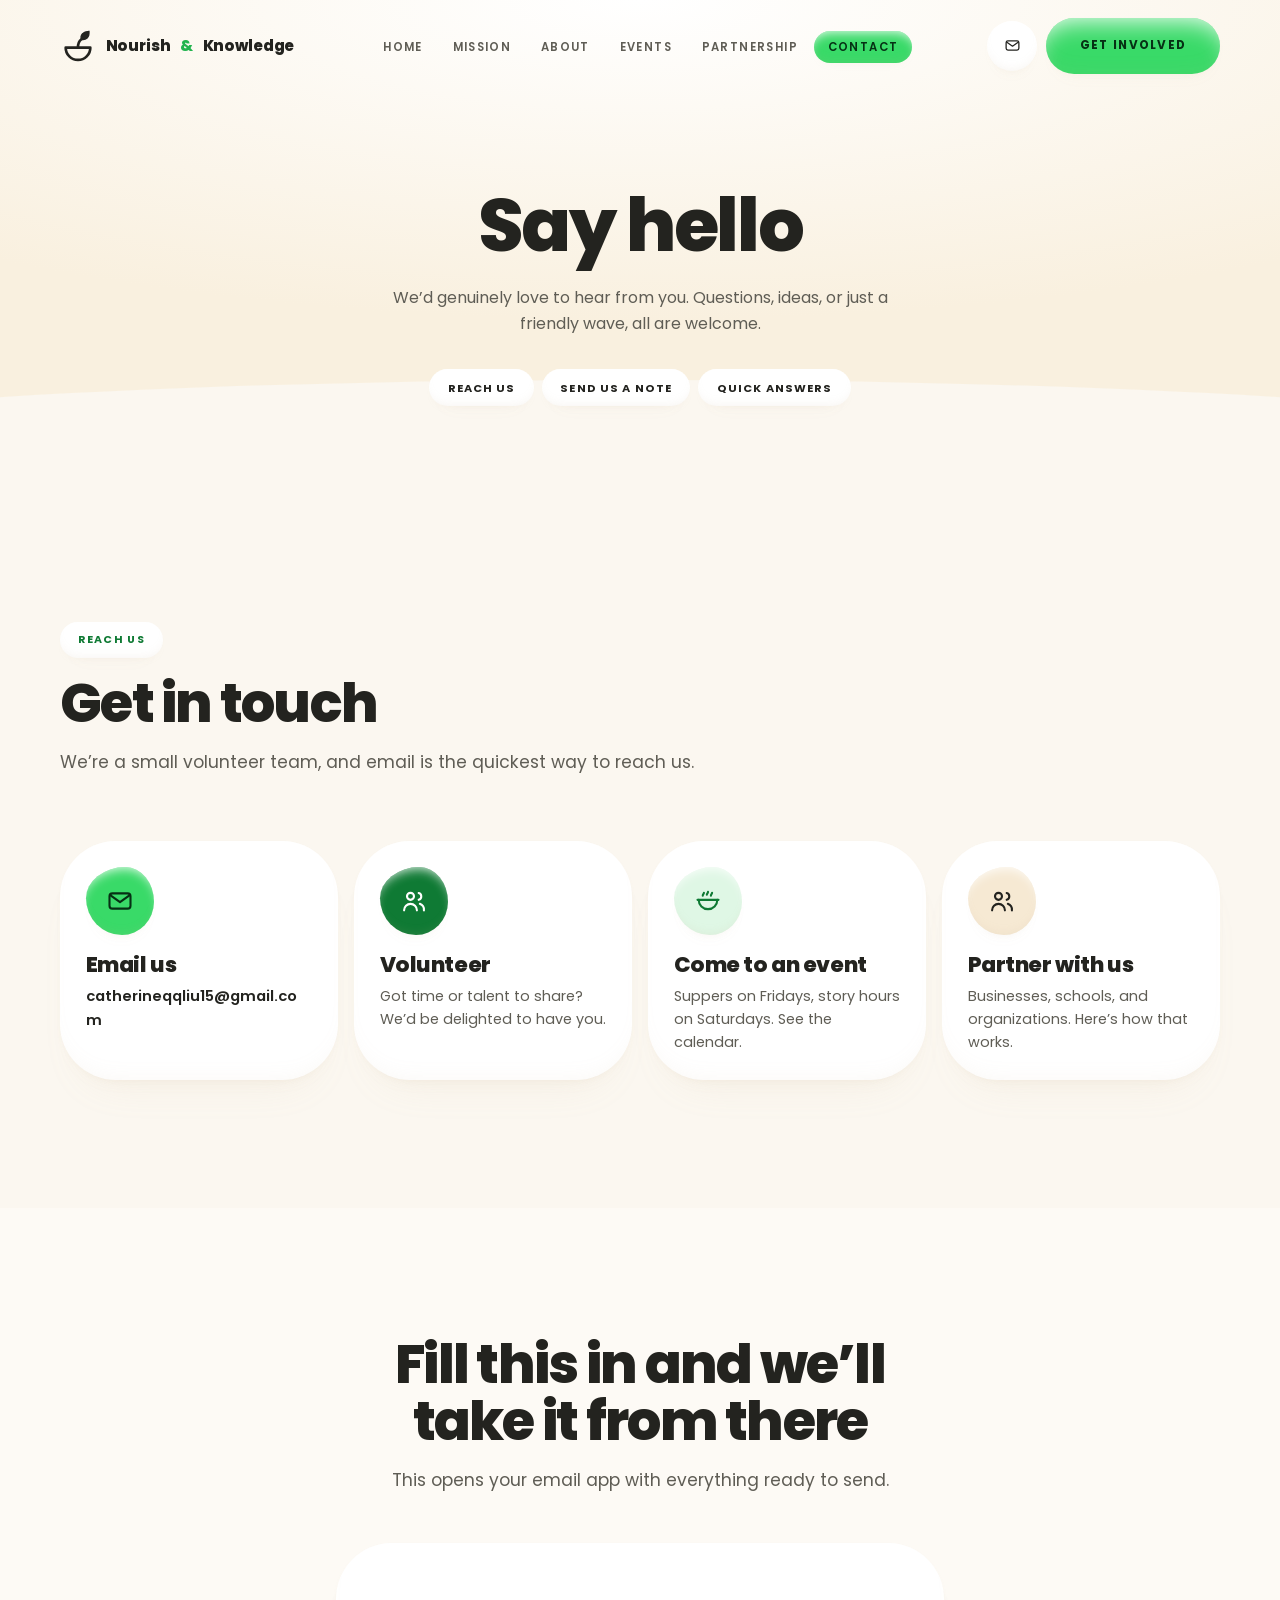
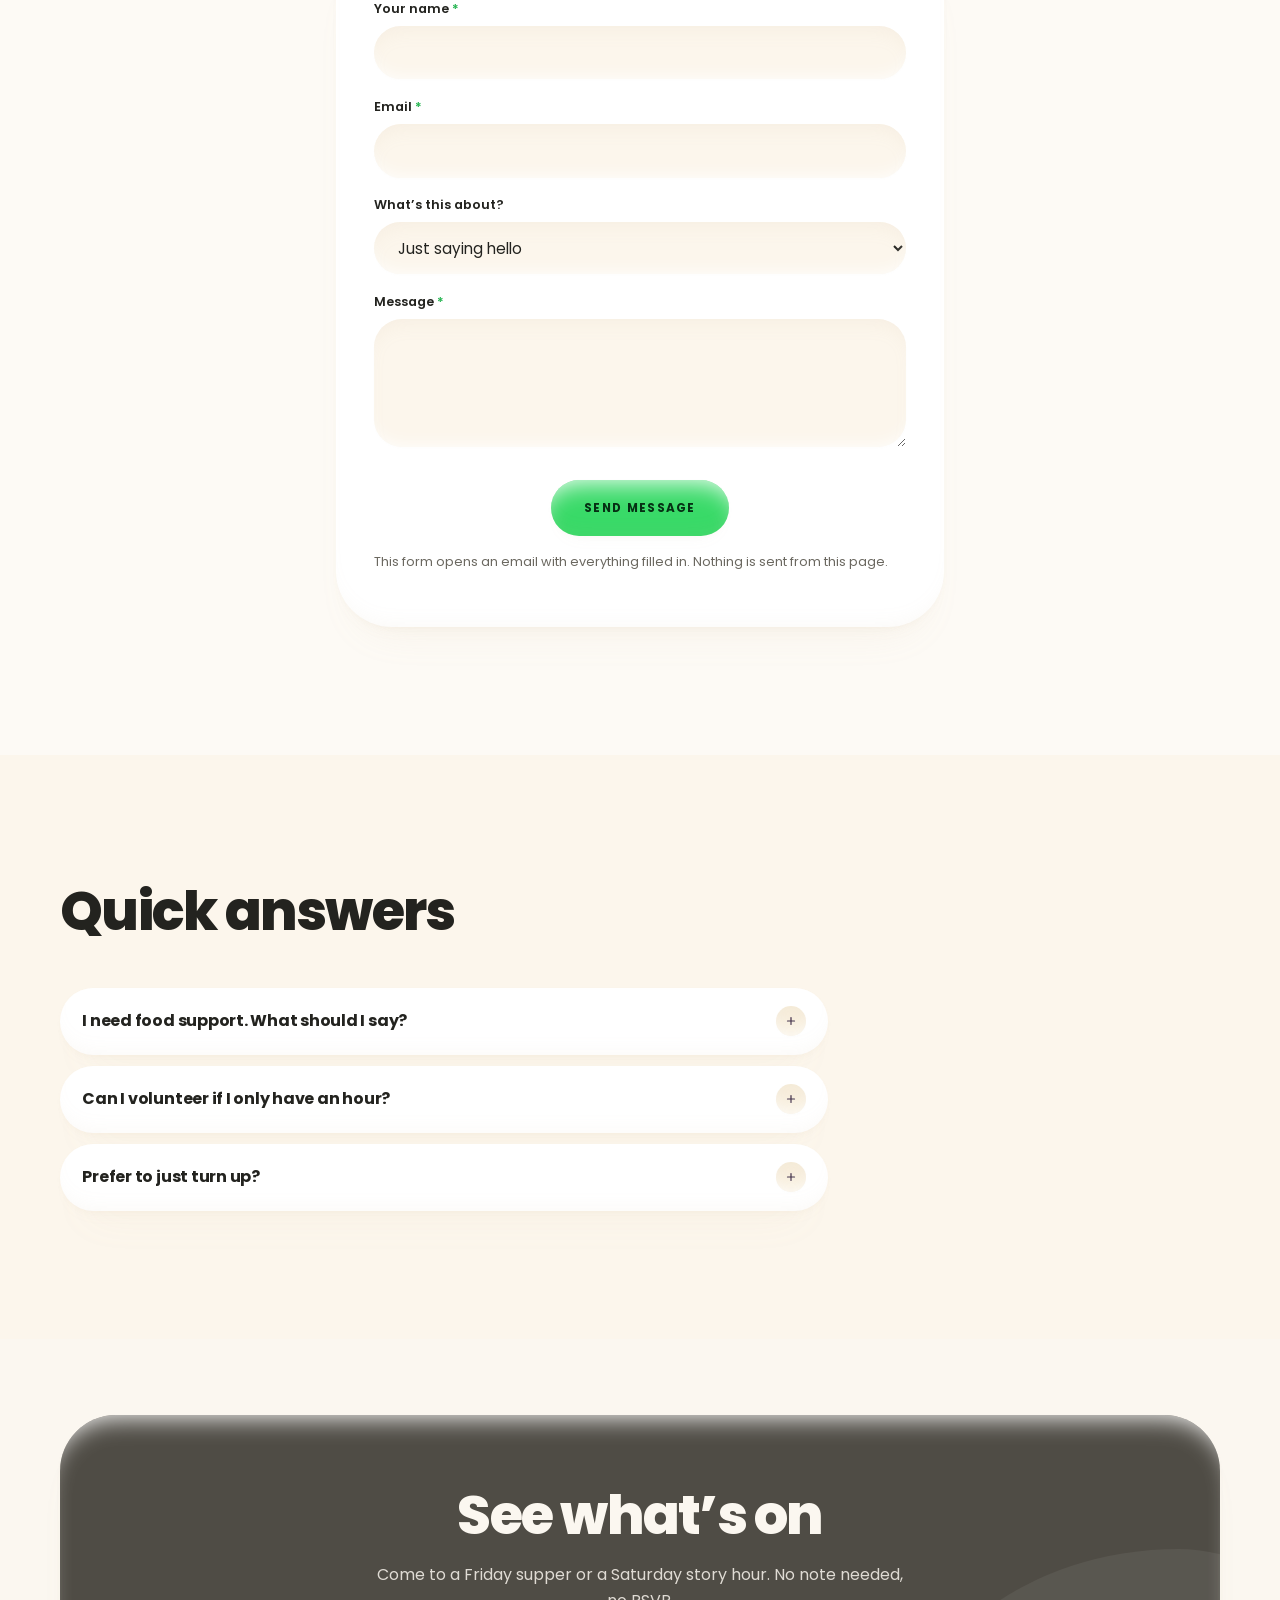
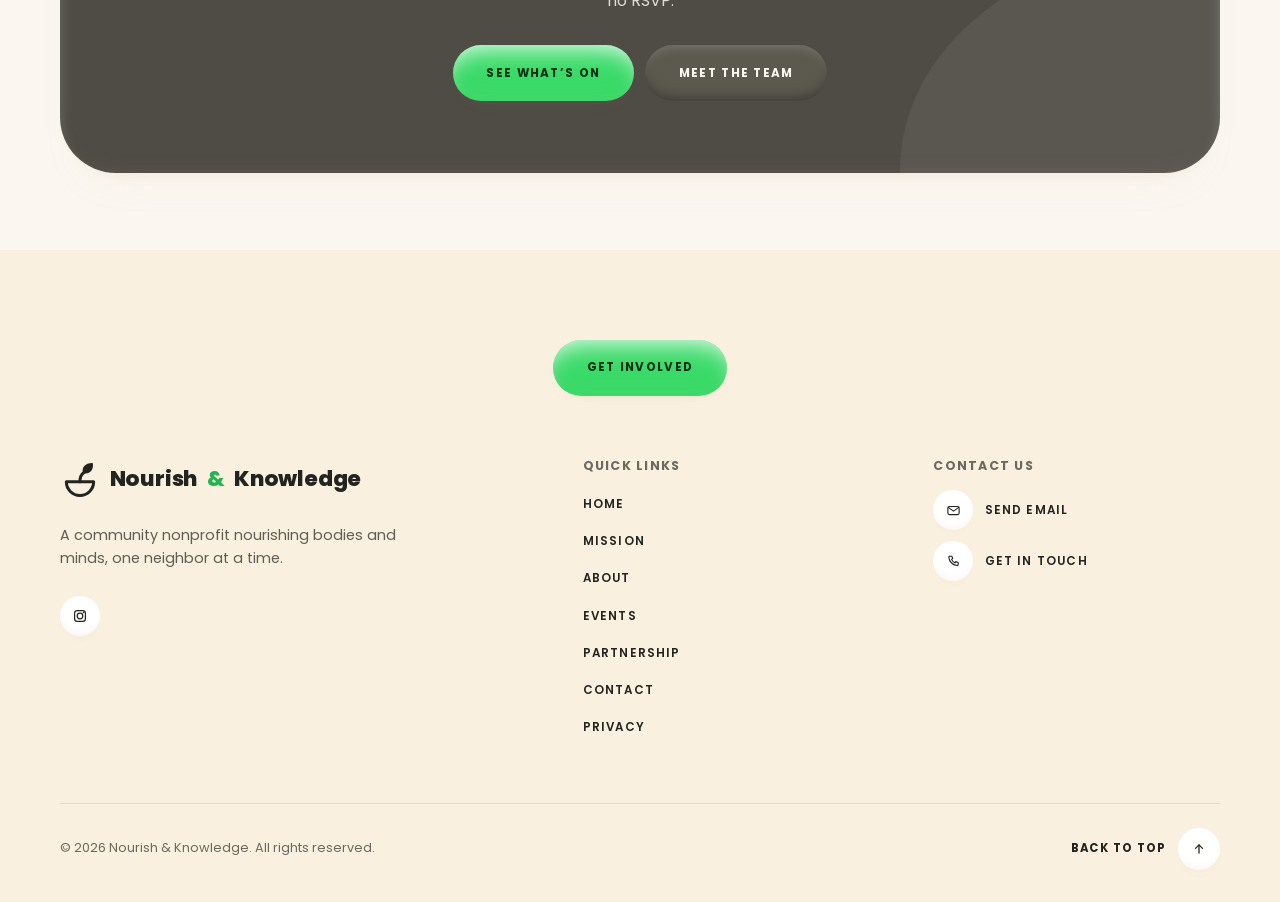
<file: contact.html>
<!DOCTYPE html>
<html lang="en" class="no-js" id="top">
<head>
  <meta charset="UTF-8">
  <meta name="viewport" content="width=device-width, initial-scale=1">
  <meta name="description" content="Get in touch with Nourish and Knowledge. Questions, volunteering, partnerships, or support.">
  <meta name="theme-color" content="#FBF7F0">
  <title>Contact | Nourish &amp; Knowledge</title>

  <link rel="preload" href="fonts/poppins-400-latin.woff2" as="font" type="font/woff2" crossorigin>
  <link rel="preload" href="fonts/poppins-800-latin.woff2" as="font" type="font/woff2" crossorigin>
  <link rel="stylesheet" href="css/style.css">
  <link rel="icon" href="data:image/svg+xml,%3Csvg xmlns='http://www.w3.org/2000/svg' viewBox='0 0 32 32'%3E%3Crect width='32' height='32' rx='11' fill='%2339DA68'/%3E%3Cg fill='none' stroke='%23063014' stroke-width='2.4' stroke-linecap='round'%3E%3Cpath d='M6.5 17h19a9.5 9.5 0 0 1-19 0Z'/%3E%3Cpath d='M16 17c-.1-2.9.8-5.1 2.6-6.5'/%3E%3Cpath d='M18.6 10.4c-1.2-3.2 1.1-6.1 5.8-6.2.5 4.6-2.4 6.9-5.8 6.2Z' fill='%23063014'/%3E%3C/g%3E%3C/svg%3E">
</head>
<body>

  <a class="skip-link" href="#main">Skip to content</a>
  <div class="scroll-progress" aria-hidden="true"></div>

  <nav class="site-nav" aria-label="Main">
    <div class="container">
      <a class="brand" href="index.html">
        <span class="brand-mark" aria-hidden="true"><svg viewBox="0 0 24 24" fill="none" stroke="currentColor" stroke-width="1.8" stroke-linecap="round" stroke-linejoin="round" aria-hidden="true"><path d="M3.8 13.1h16.4a8.2 8.2 0 0 1-16.4 0Z"/><path d="M12 13.1c-.1-2.5.7-4.4 2.3-5.6"/><path d="M14.3 7.6c-1-2.8 1-5.3 5-5.4.4 4-2 6-5 5.4Z" fill="currentColor" stroke-width=".9"/></svg></span>
        Nourish <span class="brand-amp">&amp;</span> Knowledge
      </a>

      <div class="nav-panel" id="nav-panel">
        <ul class="nav-menu"><li><a href="index.html">Home</a></li><li><a href="mission.html">Mission</a></li><li><a href="about.html">About</a></li><li><a href="events.html">Events</a></li><li><a href="partnership.html">Partnership</a></li><li><a href="contact.html">Contact</a></li></ul>
        <a class="btn btn-primary drawer-cta" href="contact.html">Get involved</a>
      </div>

      <div class="nav-actions">
        <a class="icon-btn" href="mailto:catherineqqliu15@gmail.com" aria-label="Email us"><svg viewBox="0 0 24 24" fill="none" stroke="currentColor" stroke-width="1.8" stroke-linecap="round" stroke-linejoin="round" aria-hidden="true"><rect x="3" y="5.5" width="18" height="13" rx="2.5"/><path d="M3.6 7l8.4 6 8.4-6"/></svg></a>
        <a class="btn btn-primary nav-cta" href="contact.html">Get involved</a>
        <button class="icon-btn nav-toggle" type="button" aria-expanded="false"
                aria-controls="nav-panel" aria-label="Open menu">
          <span class="bar" aria-hidden="true"></span>
          <span class="bar" aria-hidden="true"></span>
          <span class="bar" aria-hidden="true"></span>
        </button>
      </div>
    </div>
  </nav>

  <main id="main">
    <section class="page-head">
      <div class="container">
        <h1 data-reveal>Say hello</h1>
        <p class="lead" data-reveal>We&rsquo;d genuinely love to hear from you. Questions, ideas, or just a friendly wave, all are welcome.</p>
        <div class="jump" data-reveal><a href="#reach">Reach us</a><a href="#note">Send us a note</a><a href="#answers">Quick answers</a></div>
      </div>
      <div class="arc arc--bottom arc--cream" aria-hidden="true"></div>
    </section>

    <section class="strip" id="reach">
      <div class="container">
        <div class="section-head" data-reveal>
          <span class="eyebrow">Reach us</span>
          <h2>Get in touch</h2>
          <p class="lead">We&rsquo;re a small volunteer team, and email is the quickest way
            to reach us.</p>
        </div>
        <div class="tiles" data-stagger="0.08">
          <a class="tile" href="mailto:catherineqqliu15@gmail.com" data-reveal>
            <span class="icon"><svg viewBox="0 0 24 24" fill="none" stroke="currentColor" stroke-width="1.8" stroke-linecap="round" stroke-linejoin="round" aria-hidden="true"><rect x="3" y="5.5" width="18" height="13" rx="2.5"/><path d="M3.6 7l8.4 6 8.4-6"/></svg></span>
            <h3>Email us</h3>
            <span class="val">catherineqqliu15@gmail.com</span>
          </a>
          <a class="tile" href="contact.html#note" data-reveal>
            <span class="icon"><svg viewBox="0 0 24 24" fill="none" stroke="currentColor" stroke-width="1.8" stroke-linecap="round" stroke-linejoin="round" aria-hidden="true"><circle cx="9" cy="8" r="3"/><path d="M3.5 20a5.5 5.5 0 0 1 11 0"/><path d="M16 5.2a3 3 0 0 1 0 5.8"/><path d="M17 14.4a5.5 5.5 0 0 1 3.5 5.6"/></svg></span>
            <h3>Volunteer</h3>
            <p>Got time or talent to share? We&rsquo;d be delighted to have you.</p>
          </a>
          <a class="tile" href="events.html" data-reveal>
            <span class="icon"><svg viewBox="0 0 24 24" fill="none" stroke="currentColor" stroke-width="1.8" stroke-linecap="round" stroke-linejoin="round" aria-hidden="true"><path d="M3 11h18"/><path d="M4 11a8 8 0 0 0 16 0"/><path d="M8.5 5c0 1-1 1.4-1 2.4M12 4.2c0 1-1 1.4-1 2.4M15.5 5c0 1-1 1.4-1 2.4"/></svg></span>
            <h3>Come to an event</h3>
            <p>Suppers on Fridays, story hours on Saturdays. See the calendar.</p>
          </a>
          <a class="tile" href="partnership.html" data-reveal>
            <span class="icon"><svg viewBox="0 0 24 24" fill="none" stroke="currentColor" stroke-width="1.8" stroke-linecap="round" stroke-linejoin="round" aria-hidden="true"><circle cx="9" cy="8" r="3"/><path d="M3.5 20a5.5 5.5 0 0 1 11 0"/><path d="M16 5.2a3 3 0 0 1 0 5.8"/><path d="M17 14.4a5.5 5.5 0 0 1 3.5 5.6"/></svg></span>
            <h3>Partner with us</h3>
            <p>Businesses, schools, and organizations. Here&rsquo;s how that works.</p>
          </a>
        </div>
      </div>
    </section>

    <section class="strip strip--paper" id="note">
      <div class="container">
        <div class="section-head center" data-reveal>
          <h2>Fill this in and we&rsquo;ll take it from there</h2>
          <p class="lead">This opens your email app with everything ready to send.</p>
        </div>

        <form class="form-card form-card--center" data-reveal data-mailto="catherineqqliu15@gmail.com">
          <div class="form-row">
            <label for="c-name">Your name <span class="req">*</span></label>
            <input id="c-name" name="Name" type="text" required autocomplete="name">
          </div>

          <div class="form-row">
            <label for="c-email">Email <span class="req">*</span></label>
            <input id="c-email" name="Email" type="email" required autocomplete="email">
          </div>

          <div class="form-row">
            <label for="c-subject">What&rsquo;s this about?</label>
            <select id="c-subject" name="_subject"><option>Just saying hello</option><option>I&rsquo;d like to volunteer</option><option>Attending an event</option><option>Partnership enquiry</option><option>I need support</option><option>Something else</option></select>
          </div>

          <div class="form-row">
            <label for="c-message">Message <span class="req">*</span></label>
            <textarea id="c-message" name="Message" required></textarea>
          </div>

          <div class="hero-actions">
            <button class="btn btn-primary" type="submit">Send message</button>
          </div>

          <p class="form-note">This form opens an email with everything filled in.
            Nothing is sent from this page.</p>
          <p class="form-status" role="status" hidden>Your message is ready. If your mail
            app did not open, send it one of these ways instead.</p>
        </form>
      </div>
    </section>

    <section class="strip strip--soft" id="answers">
      <div class="container">
        <div class="section-head" data-reveal>
          <h2>Quick answers</h2>
        </div>
        <div class="faq">
          <details class="qa" data-reveal>
            <summary>I need food support. What should I say?</summary>
            <div class="qa-body">As little or as much as you&rsquo;re comfortable with. There are no forms and no questions asked, and you can simply come to a Friday supper. If it&rsquo;s easier to ask privately, choose &ldquo;I need support&rdquo; above.</div>
          </details>
          <details class="qa" data-reveal>
            <summary>Can I volunteer if I only have an hour?</summary>
            <div class="qa-body">An hour is genuinely useful. Setting up, serving, reading a story, or washing up at the end all matter, and none of it requires a standing commitment.</div>
          </details>
          <details class="qa" data-reveal>
            <summary>Prefer to just turn up?</summary>
            <div class="qa-body">That works too. Community Supper runs every Friday evening, with no note needed and no RSVP.</div>
          </details>
        </div>
      </div>
    </section>

    <section class="strip strip--tight">
      <div class="container">
        <div class="band" data-reveal>
          <h2>See what&rsquo;s on</h2>
          <p>Come to a Friday supper or a Saturday story hour. No note needed, no RSVP.</p>
          <div class="hero-actions"><a class="btn btn-primary" href="events.html">See what&rsquo;s on</a><a class="btn btn-ghost" href="about.html">Meet the team</a></div>
        </div>
      </div>
    </section>
  </main>

  <footer class="site-footer">
    <div class="container">
      <div class="footer-top">
        <a class="btn btn-primary" href="contact.html">Get involved</a>
      </div>

      <div class="footer-grid">
        <div class="footer-brand">
          <a class="brand" href="index.html">
            <span class="brand-mark" aria-hidden="true"><svg viewBox="0 0 24 24" fill="none" stroke="currentColor" stroke-width="1.8" stroke-linecap="round" stroke-linejoin="round" aria-hidden="true"><path d="M3.8 13.1h16.4a8.2 8.2 0 0 1-16.4 0Z"/><path d="M12 13.1c-.1-2.5.7-4.4 2.3-5.6"/><path d="M14.3 7.6c-1-2.8 1-5.3 5-5.4.4 4-2 6-5 5.4Z" fill="currentColor" stroke-width=".9"/></svg></span>
            Nourish <span class="brand-amp">&amp;</span> Knowledge
          </a>
          <p>A community nonprofit nourishing bodies and minds, one neighbor at a time.</p>
          <div class="socials"><a href="https://www.instagram.com/nourishandknowledge_?stkn=MWRmNXAya3AwM3A3aQ==" target="_blank" rel="noopener" aria-label="Nourish &amp; Knowledge on Instagram"><svg viewBox="0 0 24 24" fill="currentColor" aria-hidden="true"><path d="M12 6.9A5.1 5.1 0 1 0 17.1 12 5.1 5.1 0 0 0 12 6.9Zm0 8.4A3.3 3.3 0 1 1 15.3 12 3.3 3.3 0 0 1 12 15.3Zm6.5-8.6a1.2 1.2 0 1 1-1.2-1.2 1.2 1.2 0 0 1 1.2 1.2ZM16.2 3H7.8A4.8 4.8 0 0 0 3 7.8v8.4A4.8 4.8 0 0 0 7.8 21h8.4a4.8 4.8 0 0 0 4.8-4.8V7.8A4.8 4.8 0 0 0 16.2 3Zm3 13.2a3 3 0 0 1-3 3H7.8a3 3 0 0 1-3-3V7.8a3 3 0 0 1 3-3h8.4a3 3 0 0 1 3 3Z"/></svg></a></div>
        </div>

        <div class="footer-col">
          <h4>Quick links</h4>
          <ul><li><a href="index.html">Home</a></li><li><a href="mission.html">Mission</a></li><li><a href="about.html">About</a></li><li><a href="events.html">Events</a></li><li><a href="partnership.html">Partnership</a></li><li><a href="contact.html">Contact</a></li><li><a href="privacy.html">Privacy</a></li></ul>
        </div>

        <div class="footer-col">
          <h4>Contact us</h4>
          <div class="contact-rows">
            <a class="contact-row" href="mailto:catherineqqliu15@gmail.com">
              <span class="circle"><svg viewBox="0 0 24 24" fill="none" stroke="currentColor" stroke-width="1.8" stroke-linecap="round" stroke-linejoin="round" aria-hidden="true"><rect x="3" y="5.5" width="18" height="13" rx="2.5"/><path d="M3.6 7l8.4 6 8.4-6"/></svg></span> Send email
            </a>
            <a class="contact-row" href="contact.html">
              <span class="circle"><svg viewBox="0 0 24 24" fill="none" stroke="currentColor" stroke-width="1.8" stroke-linecap="round" stroke-linejoin="round" aria-hidden="true"><path d="M6.3 3.5h3l1.5 3.8-1.9 1.3a11 11 0 0 0 5.5 5.5l1.3-1.9 3.8 1.5v3a1.8 1.8 0 0 1-2 1.8A15.5 15.5 0 0 1 4.5 5.5a1.8 1.8 0 0 1 1.8-2Z"/></svg></span> Get in touch
            </a>
          </div>
        </div>
      </div>

      <div class="footer-bottom">
        <span>&copy; 2026 Nourish &amp; Knowledge. All rights reserved.</span>
        <a class="link-arrow" href="#top">Back to top <span class="circle"><svg viewBox="0 0 24 24" fill="none" stroke="currentColor" stroke-width="2.2" stroke-linecap="round" stroke-linejoin="round" aria-hidden="true"><path d="M12 19V5"/><path d="M6 11l6-6 6 6"/></svg></span></a>
      </div>
    </div>
  </footer>

  <script src="js/site.js"></script>
</body>
</html>
</file>
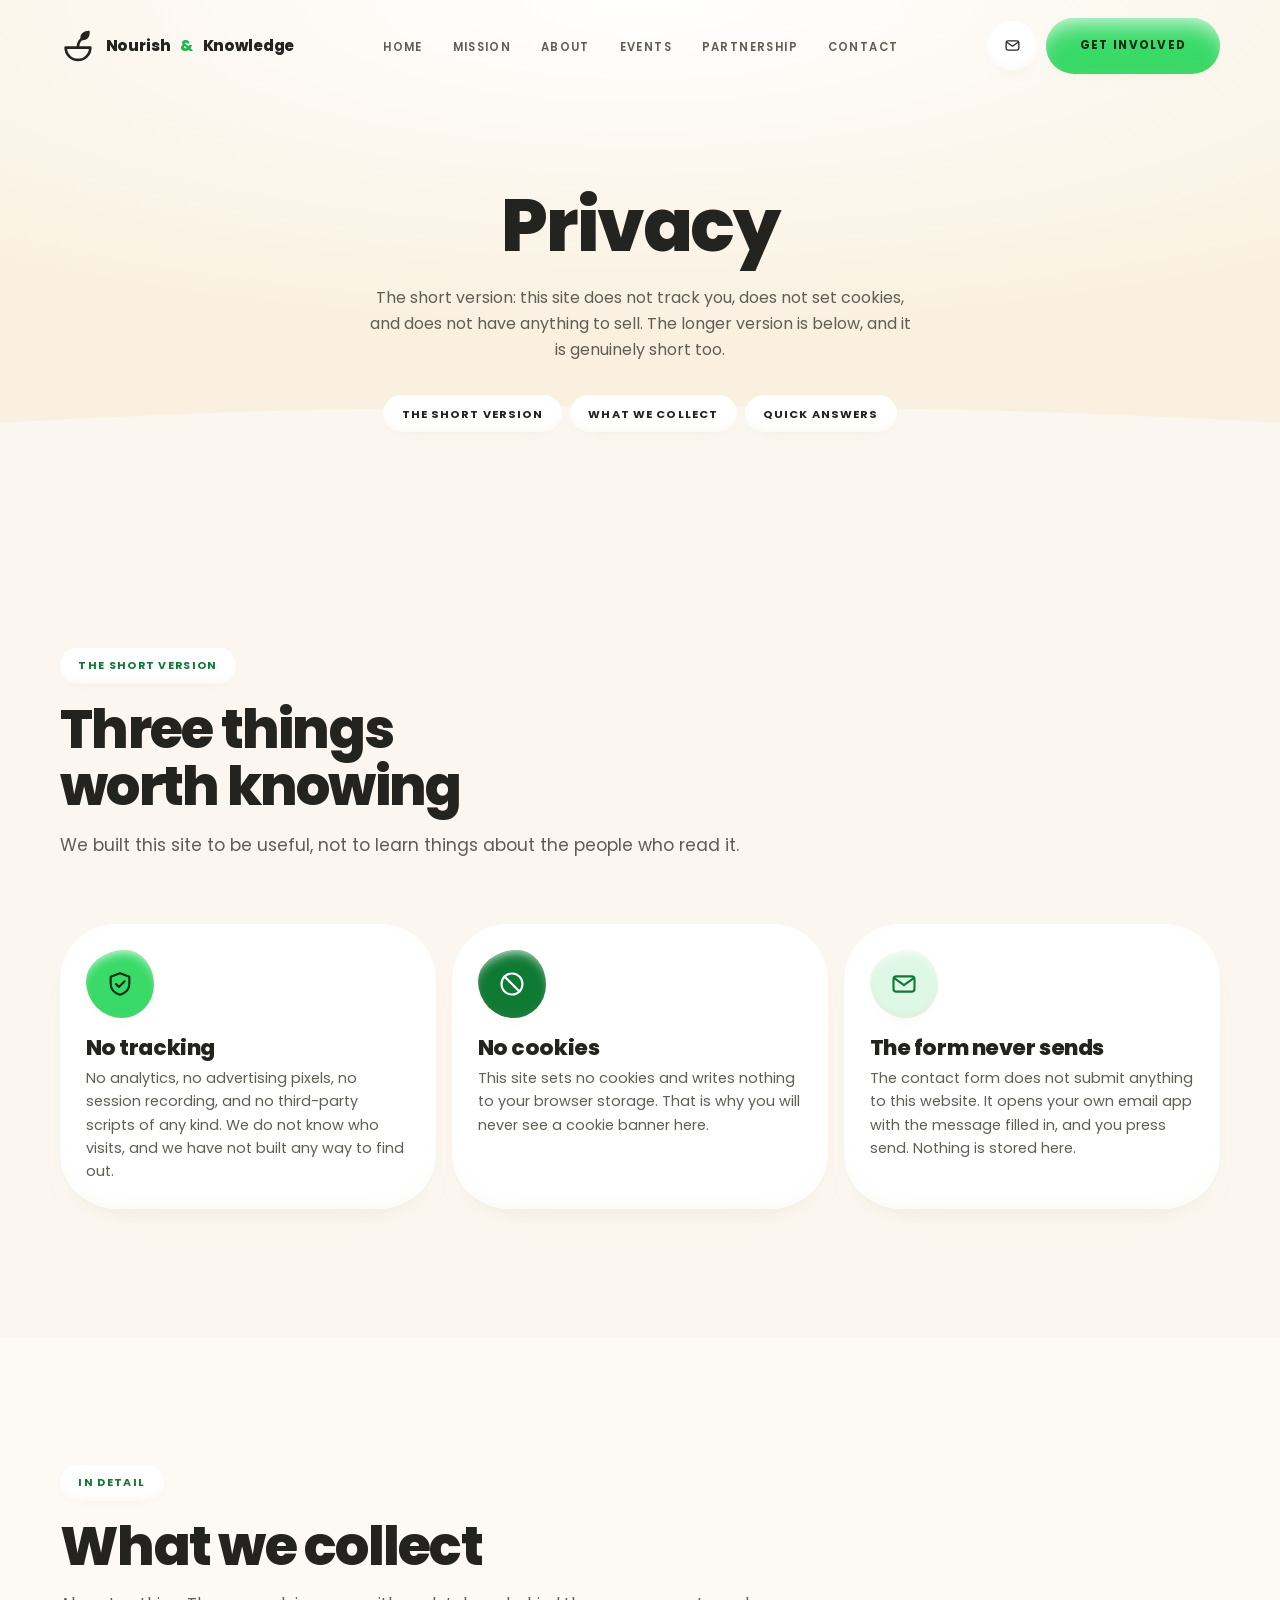
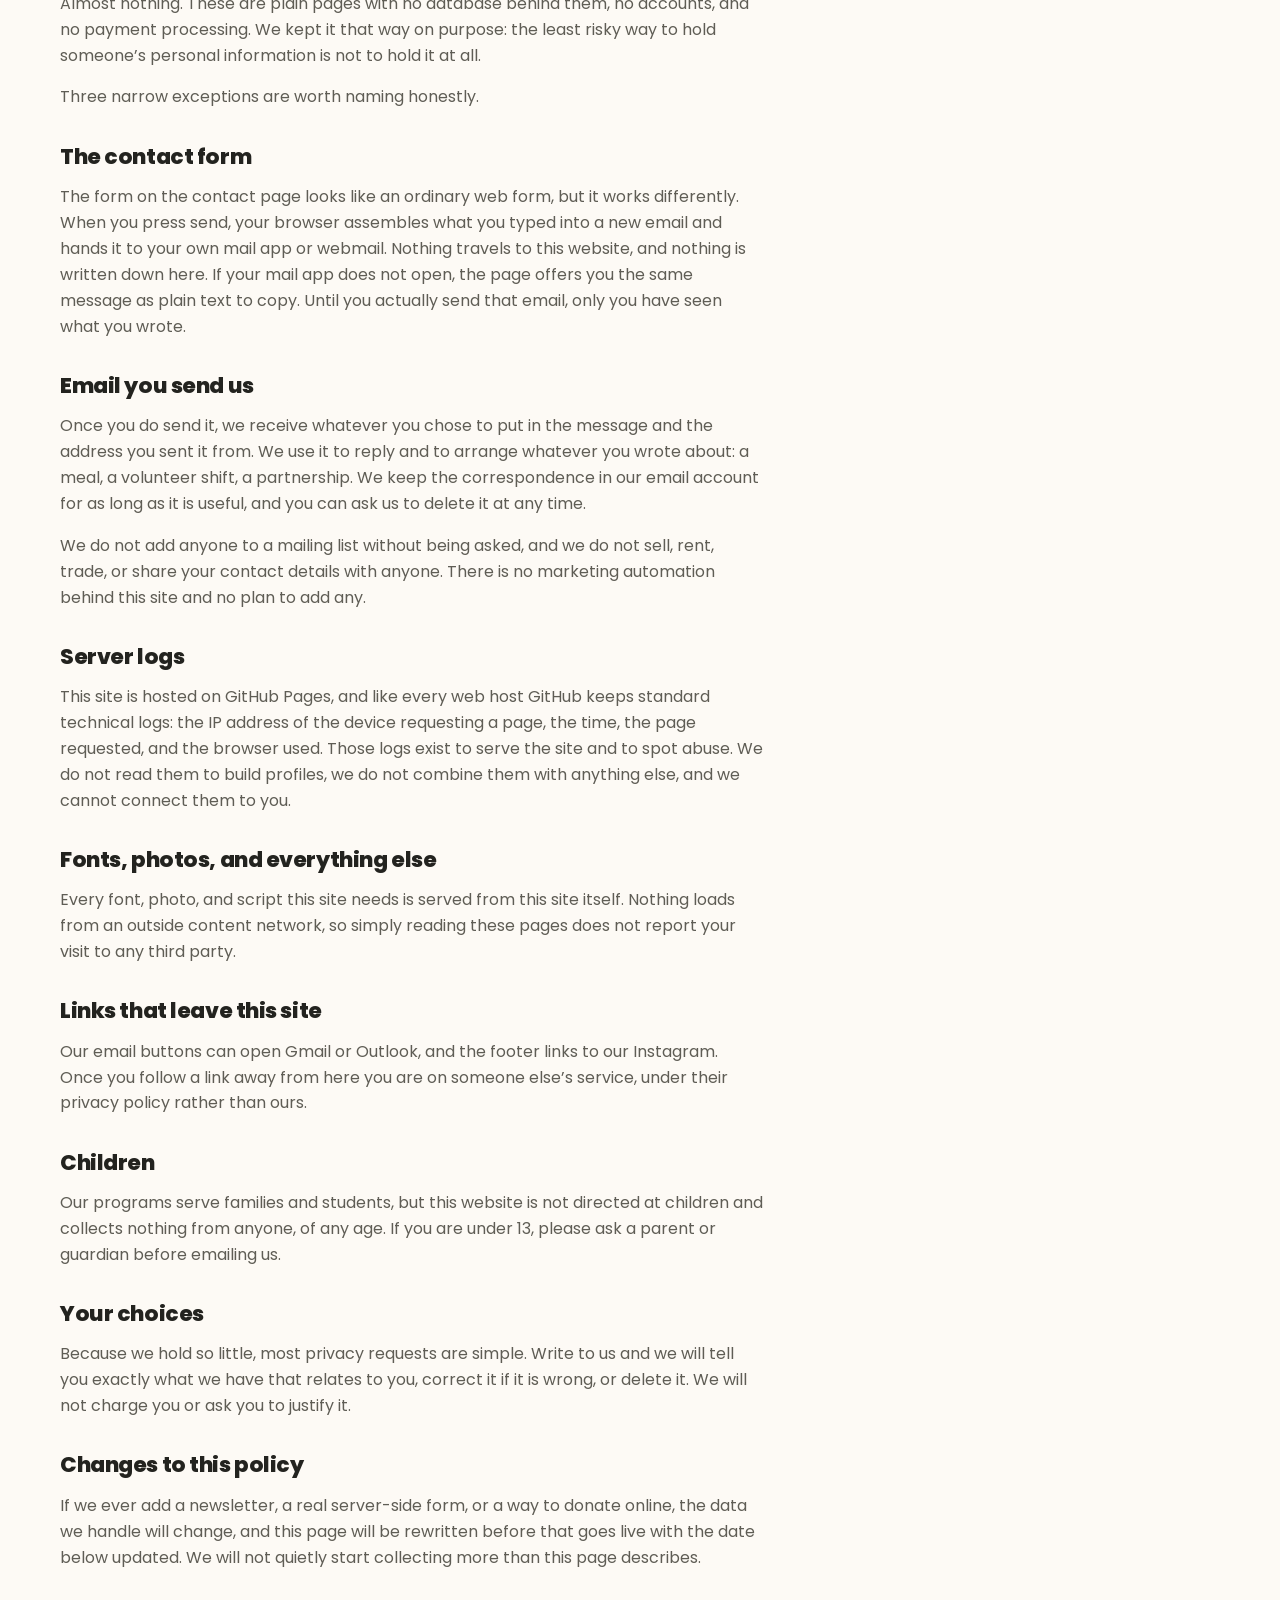
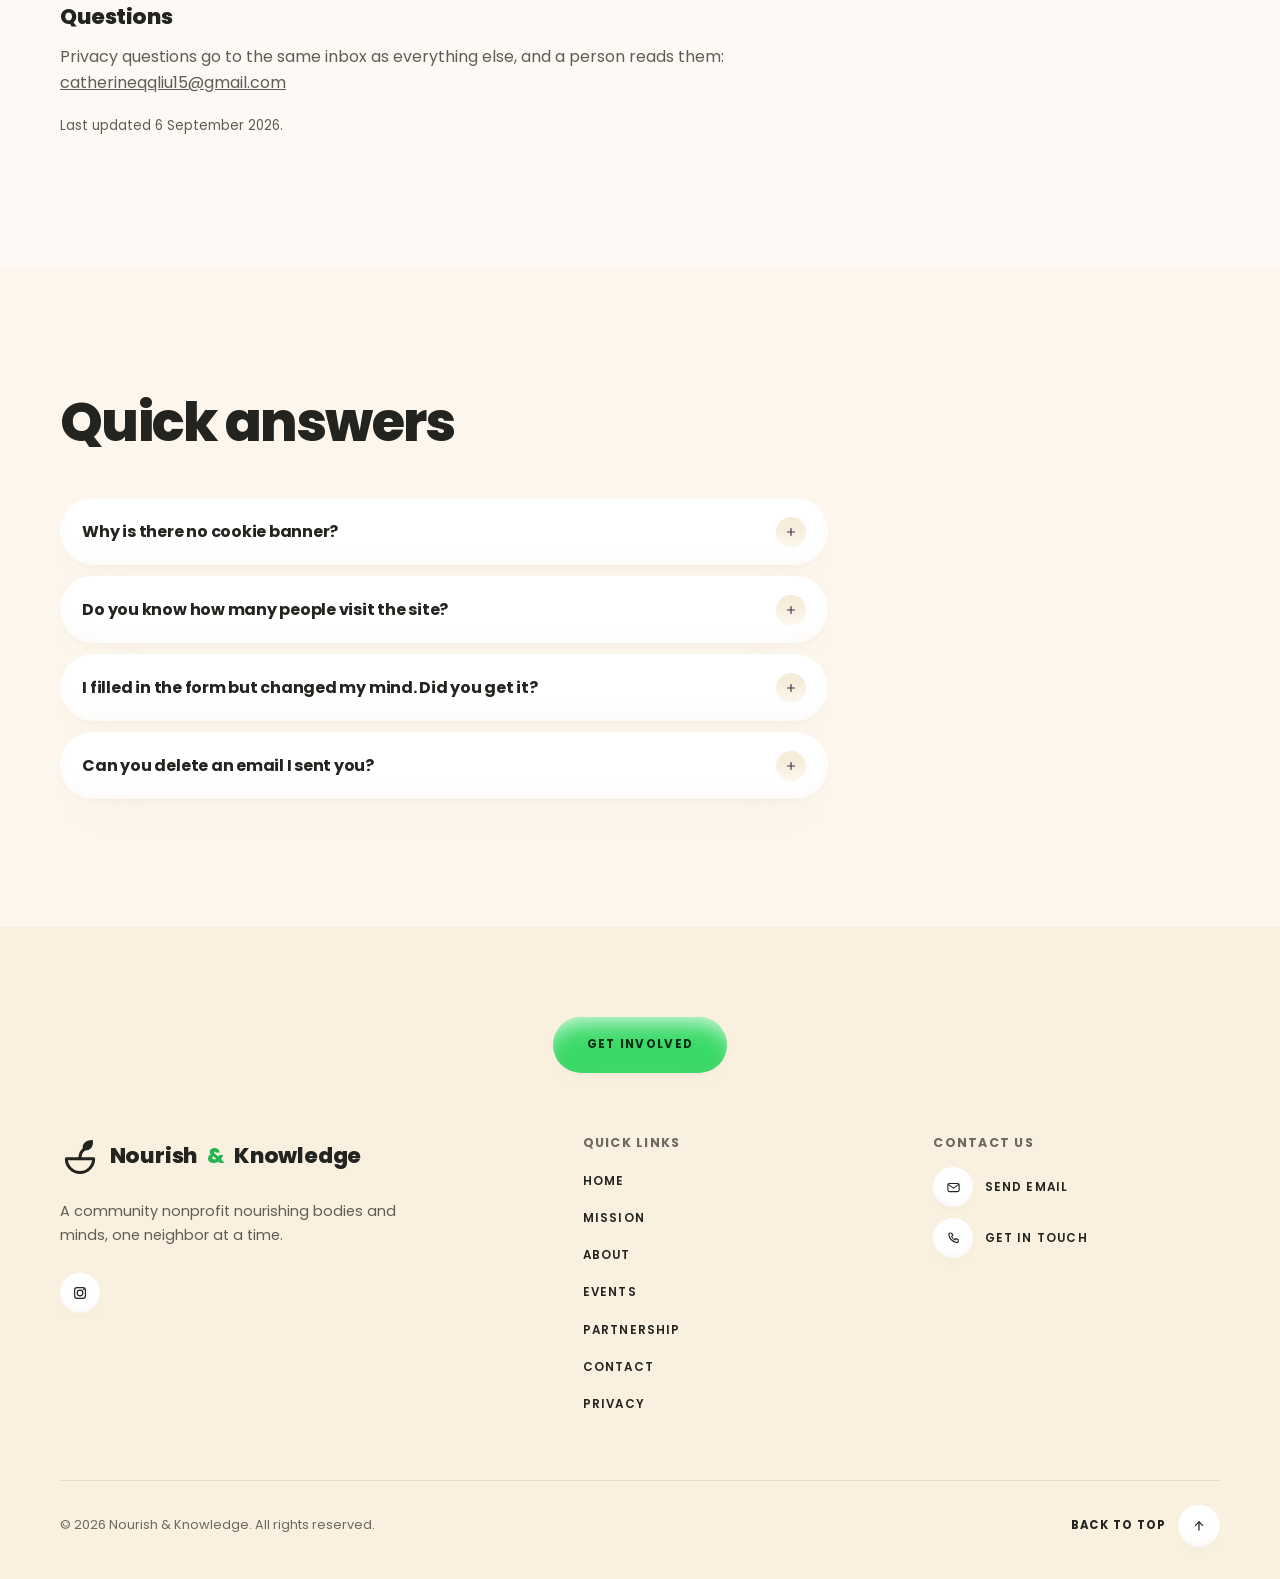
<file: privacy.html>
<!DOCTYPE html>
<html lang="en" class="no-js" id="top">
<head>
  <meta charset="UTF-8">
  <meta name="viewport" content="width=device-width, initial-scale=1">
  <meta name="description" content="How Nourish and Knowledge handles your information: no tracking, no cookies, and a contact form that never sends anything to this site.">
  <meta name="theme-color" content="#FBF7F0">
  <title>Privacy &middot; Nourish &amp; Knowledge</title>

  <link rel="preload" href="fonts/poppins-400-latin.woff2" as="font" type="font/woff2" crossorigin>
  <link rel="preload" href="fonts/poppins-800-latin.woff2" as="font" type="font/woff2" crossorigin>
  <link rel="stylesheet" href="css/style.css">
  <link rel="icon" href="data:image/svg+xml,%3Csvg xmlns='http://www.w3.org/2000/svg' viewBox='0 0 32 32'%3E%3Crect width='32' height='32' rx='11' fill='%2339DA68'/%3E%3Cg fill='none' stroke='%23063014' stroke-width='2.4' stroke-linecap='round'%3E%3Cpath d='M6.5 17h19a9.5 9.5 0 0 1-19 0Z'/%3E%3Cpath d='M16 17c-.1-2.9.8-5.1 2.6-6.5'/%3E%3Cpath d='M18.6 10.4c-1.2-3.2 1.1-6.1 5.8-6.2.5 4.6-2.4 6.9-5.8 6.2Z' fill='%23063014'/%3E%3C/g%3E%3C/svg%3E">
</head>
<body>

  <a class="skip-link" href="#main">Skip to content</a>
  <div class="scroll-progress" aria-hidden="true"></div>

  <nav class="site-nav" aria-label="Main">
    <div class="container">
      <a class="brand" href="index.html">
        <span class="brand-mark" aria-hidden="true"><svg viewBox="0 0 24 24" fill="none" stroke="currentColor" stroke-width="1.8" stroke-linecap="round" stroke-linejoin="round" aria-hidden="true"><path d="M3.8 13.1h16.4a8.2 8.2 0 0 1-16.4 0Z"/><path d="M12 13.1c-.1-2.5.7-4.4 2.3-5.6"/><path d="M14.3 7.6c-1-2.8 1-5.3 5-5.4.4 4-2 6-5 5.4Z" fill="currentColor" stroke-width=".9"/></svg></span>
        Nourish <span class="brand-amp">&amp;</span> Knowledge
      </a>

      <div class="nav-panel" id="nav-panel">
        <ul class="nav-menu"><li><a href="index.html">Home</a></li><li><a href="mission.html">Mission</a></li><li><a href="about.html">About</a></li><li><a href="events.html">Events</a></li><li><a href="partnership.html">Partnership</a></li><li><a href="contact.html">Contact</a></li></ul>
        <a class="btn btn-primary drawer-cta" href="contact.html">Get involved</a>
      </div>

      <div class="nav-actions">
        <a class="icon-btn" href="mailto:catherineqqliu15@gmail.com" aria-label="Email us"><svg viewBox="0 0 24 24" fill="none" stroke="currentColor" stroke-width="1.8" stroke-linecap="round" stroke-linejoin="round" aria-hidden="true"><rect x="3" y="5.5" width="18" height="13" rx="2.5"/><path d="M3.6 7l8.4 6 8.4-6"/></svg></a>
        <a class="btn btn-primary nav-cta" href="contact.html">Get involved</a>
        <button class="icon-btn nav-toggle" type="button" aria-expanded="false"
                aria-controls="nav-panel" aria-label="Open menu">
          <span class="bar" aria-hidden="true"></span>
          <span class="bar" aria-hidden="true"></span>
          <span class="bar" aria-hidden="true"></span>
        </button>
      </div>
    </div>
  </nav>

  <main id="main">

    <section class="page-head">
      <div class="container">
        <h1 data-reveal>Privacy</h1>
        <p class="lead" data-reveal>The short version: this site does not track you, does not set
          cookies, and does not have anything to sell. The longer version is below, and it is
          genuinely short too.</p>
        <div class="jump" data-reveal><a href="#summary">The short version</a><a href="#detail">What we collect</a><a href="#answers">Quick answers</a></div>
      </div>
      <div class="arc arc--bottom arc--cream" aria-hidden="true"></div>
    </section>

    <section class="strip" id="summary">
      <div class="container">
        <div class="section-head" data-reveal>
          <span class="eyebrow">The short version</span>
          <h2>Three things worth knowing</h2>
          <p class="lead">We built this site to be useful, not to learn things about the people
            who read it.</p>
        </div>
        <div class="tiles" data-stagger="0.08">

          <article class="tile" data-reveal>
            <span class="icon"><svg viewBox="0 0 24 24" fill="none" stroke="currentColor" stroke-width="1.8" stroke-linecap="round" stroke-linejoin="round" aria-hidden="true"><path d="M12 2.8l8 2.9v6.1c0 5-3.3 8.1-8 9.4-4.7-1.3-8-4.4-8-9.4V5.7Z"/><path d="M8.6 12l2.5 2.5L15.9 9.7"/></svg></span>
            <h3>No tracking</h3>
            <p>No analytics, no advertising pixels, no session recording, and no third-party
              scripts of any kind. We do not know who visits, and we have not built any way
              to find out.</p>
          </article>

          <article class="tile" data-reveal>
            <span class="icon"><svg viewBox="0 0 24 24" fill="none" stroke="currentColor" stroke-width="1.8" stroke-linecap="round" stroke-linejoin="round" aria-hidden="true"><circle cx="12" cy="12" r="9"/><path d="M5.6 5.6l12.8 12.8"/><circle cx="9.6" cy="9.9" r=".9" fill="currentColor" stroke="none"/><circle cx="14.4" cy="14.6" r=".9" fill="currentColor" stroke="none"/></svg></span>
            <h3>No cookies</h3>
            <p>This site sets no cookies and writes nothing to your browser storage. That is
              why you will never see a cookie banner here.</p>
          </article>

          <article class="tile" data-reveal>
            <span class="icon"><svg viewBox="0 0 24 24" fill="none" stroke="currentColor" stroke-width="1.8" stroke-linecap="round" stroke-linejoin="round" aria-hidden="true"><rect x="3" y="5.5" width="18" height="13" rx="2.5"/><path d="M3.6 7l8.4 6 8.4-6"/></svg></span>
            <h3>The form never sends</h3>
            <p>The contact form does not submit anything to this website. It opens your own
              email app with the message filled in, and you press send. Nothing is stored here.</p>
          </article>

        </div>
      </div>
    </section>

    <section class="strip strip--paper" id="detail">
      <div class="container">
        <div class="section-head" data-reveal>
          <span class="eyebrow">In detail</span>
          <h2>What we collect</h2>
        </div>

        <div class="prose" data-reveal>
          <p>Almost nothing. These are plain pages with no database behind them, no accounts,
            and no payment processing. We kept it that way on purpose: the least risky way to
            hold someone&rsquo;s personal information is not to hold it at all.</p>
          <p>Three narrow exceptions are worth naming honestly.</p>

          <h3>The contact form</h3>
          <p>The form on the contact page looks like an ordinary web form, but it works
            differently. When you press send, your browser assembles what you typed into a new
            email and hands it to your own mail app or webmail. Nothing travels to this website,
            and nothing is written down here. If your mail app does not open, the page offers
            you the same message as plain text to copy. Until you actually send that email,
            only you have seen what you wrote.</p>

          <h3>Email you send us</h3>
          <p>Once you do send it, we receive whatever you chose to put in the message and the
            address you sent it from. We use it to reply and to arrange whatever you wrote
            about: a meal, a volunteer shift, a partnership. We keep the correspondence in our
            email account for as long as it is useful, and you can ask us to delete it at any
            time.</p>
          <p>We do not add anyone to a mailing list without being asked, and we do not sell,
            rent, trade, or share your contact details with anyone. There is no marketing
            automation behind this site and no plan to add any.</p>

          <h3>Server logs</h3>
          <p>This site is hosted on GitHub Pages, and like every web host GitHub keeps standard
            technical logs: the IP address of the device requesting a page, the time, the page
            requested, and the browser used. Those logs exist to serve the site and to spot
            abuse. We do not read them to build profiles, we do not combine them with anything
            else, and we cannot connect them to you.</p>

          <h3>Fonts, photos, and everything else</h3>
          <p>Every font, photo, and script this site needs is served from this site itself.
            Nothing loads from an outside content network, so simply reading these pages does
            not report your visit to any third party.</p>

          <h3>Links that leave this site</h3>
          <p>Our email buttons can open Gmail or Outlook, and the footer links to our Instagram.
            Once you follow a link away from here you are on someone else&rsquo;s service, under
            their privacy policy rather than ours.</p>

          <h3>Children</h3>
          <p>Our programs serve families and students, but this website is not directed at
            children and collects nothing from anyone, of any age. If you are under 13, please
            ask a parent or guardian before emailing us.</p>

          <h3>Your choices</h3>
          <p>Because we hold so little, most privacy requests are simple. Write to us and we
            will tell you exactly what we have that relates to you, correct it if it is wrong,
            or delete it. We will not charge you or ask you to justify it.</p>

          <h3>Changes to this policy</h3>
          <p>If we ever add a newsletter, a real server-side form, or a way to donate online,
            the data we handle will change, and this page will be rewritten before that goes
            live with the date below updated. We will not quietly start collecting more than
            this page describes.</p>

          <h3>Questions</h3>
          <p>Privacy questions go to the same inbox as everything else, and a person reads them:
            <a href="mailto:catherineqqliu15@gmail.com">catherineqqliu15@gmail.com</a></p>
          <p><small>Last updated 6 September 2026.</small></p>
        </div>
      </div>
    </section>

    <section class="strip strip--soft" id="answers">
      <div class="container">
        <div class="section-head" data-reveal>
          <h2>Quick answers</h2>
        </div>
        <div class="faq">
          <details class="qa" data-reveal>
            <summary>Why is there no cookie banner?</summary>
            <div class="qa-body">Because there are no cookies to consent to. Banners exist to
              ask permission for tracking, and there is none here.</div>
          </details>
          <details class="qa" data-reveal>
            <summary>Do you know how many people visit the site?</summary>
            <div class="qa-body">No. We have no analytics installed, so we genuinely cannot
              tell you. We would rather know that than know your browsing.</div>
          </details>
          <details class="qa" data-reveal>
            <summary>I filled in the form but changed my mind. Did you get it?</summary>
            <div class="qa-body">No. The form only opens a draft in your own email app. If you
              never pressed send in that app, the message never left your device and we never
              saw it.</div>
          </details>
          <details class="qa" data-reveal>
            <summary>Can you delete an email I sent you?</summary>
            <div class="qa-body">Yes. Ask, and we will delete it from our inbox. You do not
              need to give a reason.</div>
          </details>
        </div>
      </div>
    </section>

  </main>

  <footer class="site-footer">
    <div class="container">
      <div class="footer-top">
        <a class="btn btn-primary" href="contact.html">Get involved</a>
      </div>

      <div class="footer-grid">
        <div class="footer-brand">
          <a class="brand" href="index.html">
            <span class="brand-mark" aria-hidden="true"><svg viewBox="0 0 24 24" fill="none" stroke="currentColor" stroke-width="1.8" stroke-linecap="round" stroke-linejoin="round" aria-hidden="true"><path d="M3.8 13.1h16.4a8.2 8.2 0 0 1-16.4 0Z"/><path d="M12 13.1c-.1-2.5.7-4.4 2.3-5.6"/><path d="M14.3 7.6c-1-2.8 1-5.3 5-5.4.4 4-2 6-5 5.4Z" fill="currentColor" stroke-width=".9"/></svg></span>
            Nourish <span class="brand-amp">&amp;</span> Knowledge
          </a>
          <p>A community nonprofit nourishing bodies and minds, one neighbor at a time.</p>
          <div class="socials"><a href="https://www.instagram.com/nourishandknowledge_?stkn=MWRmNXAya3AwM3A3aQ==" target="_blank" rel="noopener" aria-label="Nourish &amp; Knowledge on Instagram"><svg viewBox="0 0 24 24" fill="currentColor" aria-hidden="true"><path d="M12 6.9A5.1 5.1 0 1 0 17.1 12 5.1 5.1 0 0 0 12 6.9Zm0 8.4A3.3 3.3 0 1 1 15.3 12 3.3 3.3 0 0 1 12 15.3Zm6.5-8.6a1.2 1.2 0 1 1-1.2-1.2 1.2 1.2 0 0 1 1.2 1.2ZM16.2 3H7.8A4.8 4.8 0 0 0 3 7.8v8.4A4.8 4.8 0 0 0 7.8 21h8.4a4.8 4.8 0 0 0 4.8-4.8V7.8A4.8 4.8 0 0 0 16.2 3Zm3 13.2a3 3 0 0 1-3 3H7.8a3 3 0 0 1-3-3V7.8a3 3 0 0 1 3-3h8.4a3 3 0 0 1 3 3Z"/></svg></a></div>
        </div>

        <div class="footer-col">
          <h4>Quick links</h4>
          <ul><li><a href="index.html">Home</a></li><li><a href="mission.html">Mission</a></li><li><a href="about.html">About</a></li><li><a href="events.html">Events</a></li><li><a href="partnership.html">Partnership</a></li><li><a href="contact.html">Contact</a></li><li><a href="privacy.html">Privacy</a></li></ul>
        </div>

        <div class="footer-col">
          <h4>Contact us</h4>
          <div class="contact-rows">
            <a class="contact-row" href="mailto:catherineqqliu15@gmail.com">
              <span class="circle"><svg viewBox="0 0 24 24" fill="none" stroke="currentColor" stroke-width="1.8" stroke-linecap="round" stroke-linejoin="round" aria-hidden="true"><rect x="3" y="5.5" width="18" height="13" rx="2.5"/><path d="M3.6 7l8.4 6 8.4-6"/></svg></span> Send email
            </a>
            <a class="contact-row" href="contact.html">
              <span class="circle"><svg viewBox="0 0 24 24" fill="none" stroke="currentColor" stroke-width="1.8" stroke-linecap="round" stroke-linejoin="round" aria-hidden="true"><path d="M6.3 3.5h3l1.5 3.8-1.9 1.3a11 11 0 0 0 5.5 5.5l1.3-1.9 3.8 1.5v3a1.8 1.8 0 0 1-2 1.8A15.5 15.5 0 0 1 4.5 5.5a1.8 1.8 0 0 1 1.8-2Z"/></svg></span> Get in touch
            </a>
          </div>
        </div>
      </div>

      <div class="footer-bottom">
        <span>&copy; 2026 Nourish &amp; Knowledge. All rights reserved.</span>
        <a class="link-arrow" href="#top">Back to top <span class="circle"><svg viewBox="0 0 24 24" fill="none" stroke="currentColor" stroke-width="2.2" stroke-linecap="round" stroke-linejoin="round" aria-hidden="true"><path d="M12 19V5"/><path d="M6 11l6-6 6 6"/></svg></span></a>
      </div>
    </div>
  </footer>

  <script src="js/site.js"></script>
</body>
</html>
</file>
<file: css/style.css>
/* ==========================================================================
   Nourish & Knowledge
   Claymorphism. Soft pastel ground, puffy 3D surfaces, fat radii.
   Poppins throughout, matching the logo. Self-hosted (SIL OFL 1.1).
   ========================================================================== */

/* Fonts ------------------------------------------------------------------ */

@font-face {
  font-family: 'Poppins';
  font-style: normal;
  font-weight: 400;
  font-display: swap;
  src: url('../fonts/poppins-400-latin.woff2') format('woff2');
  unicode-range: U+0000-00FF, U+0131, U+0152-0153, U+02BB-02BC, U+02C6, U+02DA, U+02DC, U+0304, U+0308, U+0329, U+2000-206F, U+20AC, U+2122, U+2191, U+2193, U+2212, U+2215, U+FEFF, U+FFFD;
}

@font-face {
  font-family: 'Poppins';
  font-style: normal;
  font-weight: 400;
  font-display: swap;
  src: url('../fonts/poppins-400-latin-ext.woff2') format('woff2');
  unicode-range: U+0100-02BA, U+02BD-02C5, U+02C7-02CC, U+02CE-02D7, U+02DD-02FF, U+0304, U+0308, U+0329, U+1D00-1DBF, U+1E00-1E9F, U+1EF2-1EFF, U+2020, U+20A0-20AB, U+20AD-20C0, U+2113, U+2C60-2C7F, U+A720-A7FF;
}

@font-face {
  font-family: 'Poppins';
  font-style: normal;
  font-weight: 500;
  font-display: swap;
  src: url('../fonts/poppins-500-latin.woff2') format('woff2');
  unicode-range: U+0000-00FF, U+0131, U+0152-0153, U+02BB-02BC, U+02C6, U+02DA, U+02DC, U+0304, U+0308, U+0329, U+2000-206F, U+20AC, U+2122, U+2191, U+2193, U+2212, U+2215, U+FEFF, U+FFFD;
}

@font-face {
  font-family: 'Poppins';
  font-style: normal;
  font-weight: 500;
  font-display: swap;
  src: url('../fonts/poppins-500-latin-ext.woff2') format('woff2');
  unicode-range: U+0100-02BA, U+02BD-02C5, U+02C7-02CC, U+02CE-02D7, U+02DD-02FF, U+0304, U+0308, U+0329, U+1D00-1DBF, U+1E00-1E9F, U+1EF2-1EFF, U+2020, U+20A0-20AB, U+20AD-20C0, U+2113, U+2C60-2C7F, U+A720-A7FF;
}

@font-face {
  font-family: 'Poppins';
  font-style: normal;
  font-weight: 600;
  font-display: swap;
  src: url('../fonts/poppins-600-latin.woff2') format('woff2');
  unicode-range: U+0000-00FF, U+0131, U+0152-0153, U+02BB-02BC, U+02C6, U+02DA, U+02DC, U+0304, U+0308, U+0329, U+2000-206F, U+20AC, U+2122, U+2191, U+2193, U+2212, U+2215, U+FEFF, U+FFFD;
}

@font-face {
  font-family: 'Poppins';
  font-style: normal;
  font-weight: 600;
  font-display: swap;
  src: url('../fonts/poppins-600-latin-ext.woff2') format('woff2');
  unicode-range: U+0100-02BA, U+02BD-02C5, U+02C7-02CC, U+02CE-02D7, U+02DD-02FF, U+0304, U+0308, U+0329, U+1D00-1DBF, U+1E00-1E9F, U+1EF2-1EFF, U+2020, U+20A0-20AB, U+20AD-20C0, U+2113, U+2C60-2C7F, U+A720-A7FF;
}

@font-face {
  font-family: 'Poppins';
  font-style: normal;
  font-weight: 700;
  font-display: swap;
  src: url('../fonts/poppins-700-latin.woff2') format('woff2');
  unicode-range: U+0000-00FF, U+0131, U+0152-0153, U+02BB-02BC, U+02C6, U+02DA, U+02DC, U+0304, U+0308, U+0329, U+2000-206F, U+20AC, U+2122, U+2191, U+2193, U+2212, U+2215, U+FEFF, U+FFFD;
}

@font-face {
  font-family: 'Poppins';
  font-style: normal;
  font-weight: 700;
  font-display: swap;
  src: url('../fonts/poppins-700-latin-ext.woff2') format('woff2');
  unicode-range: U+0100-02BA, U+02BD-02C5, U+02C7-02CC, U+02CE-02D7, U+02DD-02FF, U+0304, U+0308, U+0329, U+1D00-1DBF, U+1E00-1E9F, U+1EF2-1EFF, U+2020, U+20A0-20AB, U+20AD-20C0, U+2113, U+2C60-2C7F, U+A720-A7FF;
}

@font-face {
  font-family: 'Poppins';
  font-style: normal;
  font-weight: 800;
  font-display: swap;
  src: url('../fonts/poppins-800-latin.woff2') format('woff2');
  unicode-range: U+0000-00FF, U+0131, U+0152-0153, U+02BB-02BC, U+02C6, U+02DA, U+02DC, U+0304, U+0308, U+0329, U+2000-206F, U+20AC, U+2122, U+2191, U+2193, U+2212, U+2215, U+FEFF, U+FFFD;
}

@font-face {
  font-family: 'Poppins';
  font-style: normal;
  font-weight: 800;
  font-display: swap;
  src: url('../fonts/poppins-800-latin-ext.woff2') format('woff2');
  unicode-range: U+0100-02BA, U+02BD-02C5, U+02C7-02CC, U+02CE-02D7, U+02DD-02FF, U+0304, U+0308, U+0329, U+1D00-1DBF, U+1E00-1E9F, U+1EF2-1EFF, U+2020, U+20A0-20AB, U+20AD-20C0, U+2113, U+2C60-2C7F, U+A720-A7FF;
}

/* Tokens ----------------------------------------------------------------- */

:root {
  /* Surfaces: cream ground, sand bands, white clay on top */
  --sand-deep: #F6E9D3;
  --sand: #F9F0DF;
  --sand-soft: #FCF6EC;
  --cream: #FBF7F0;
  --paper: #FFFFFF;

  /* Ink */
  --ink: #23231F;
  --ink-soft: #5F5D55;
  /* Darkened from #8C8980: it carries small meta text (dates, sources,
     captions) and only reached 3.5:1 on white. */
  --ink-mute: #6B6860;

  /* Accent: the original green */
  --accent: #39DA68;
  --accent-deep: #23B44F;
  --accent-ink: #0F7A34;
  --accent-soft: #DFF7E5;
  --on-accent: #063014;

  /* The blob family. Green, deep green, pale mint and cream, so icons and
     numbers still vary without leaving the green-and-cream palette. */
  --blob-1: var(--accent);       --blob-1-fg: var(--on-accent);   --blob-1-t: 20 120 60;
  --blob-2: var(--accent-ink);   --blob-2-fg: #FFFFFF;            --blob-2-t: 8 70 34;
  --blob-3: var(--accent-soft);  --blob-3-fg: var(--accent-ink);  --blob-3-t: 60 150 100;
  --blob-4: var(--sand-deep);    --blob-4-fg: var(--ink);         --blob-4-t: 150 118 62;

  /* Shadow tints as raw "R G B" triples, mixed into the clay formula */
  /* A warm grey for the closing call-to-action slab */
  --slate: #4F4C45;
  --slate-soft: #5C594F;

  --t-warm: 198 180 148;
  --t-accent: 78 176 118;
  --t-deep: 52 130 84;
  --t-slate: 42 40 34;
  --tint: var(--t-warm);

  --line: rgba(35, 35, 31, .10);
  --line-soft: rgba(35, 35, 31, .06);

  /* The clay shadow, pushed hard. A wide soft drop underneath, a thick
     white inset light across the top, and a deep tinted inset along the
     bottom: that pairing is what makes a surface read as moulded clay
     rather than a card with a shadow. */
  --clay:
    0 2px 4px rgb(var(--tint) / .035),
    0 10px 20px -14px rgb(var(--tint) / .10),
    0 26px 44px -28px rgb(var(--tint) / .15),
    inset 0 -14px 24px -18px rgb(var(--tint) / .13),
    inset 0 18px 26px -16px rgb(255 255 255 / 1);
  --clay-hi:
    0 3px 6px rgb(var(--tint) / .05),
    0 18px 30px -18px rgb(var(--tint) / .13),
    0 44px 66px -34px rgb(var(--tint) / .19),
    inset 0 -18px 30px -18px rgb(var(--tint) / .16),
    inset 0 22px 30px -16px rgb(255 255 255 / 1);
  --clay-in:
    0 1px 2px rgb(var(--tint) / .03),
    inset 0 12px 22px -12px rgb(var(--tint) / .15),
    inset 0 -10px 18px -10px rgb(255 255 255 / .95);
  /* A smaller puff for pills and circles that the full formula would drown */
  --clay-sm:
    0 5px 11px -8px rgb(var(--tint) / .18),
    0 11px 20px -16px rgb(var(--tint) / .13),
    inset 0 -7px 12px -8px rgb(var(--tint) / .18),
    inset 0 8px 12px -7px rgb(255 255 255 / .95);

  --shadow-sm: var(--clay-sm);
  --shadow-md: var(--clay);
  --shadow-lg: var(--clay-hi);

  /* Fat radii: clay has no sharp corners */
  --r-sm: 18px;
  --r-md: 28px;
  --r-lg: 40px;
  --r-xl: 56px;
  --blob: 58% 42% 47% 53% / 46% 51% 49% 54%;

  --gutter: clamp(1.15rem, 4vw, 2.5rem);
  --measure: 1240px;
  --nav-h: 92px;

  --ease: cubic-bezier(.22, 1, .36, 1);
  --ease-clay: cubic-bezier(.34, 1.56, .5, 1);

  --font-display: 'Poppins', ui-sans-serif, system-ui, -apple-system, 'Segoe UI', sans-serif;
  --font-text: 'Poppins', ui-sans-serif, system-ui, -apple-system, 'Segoe UI', sans-serif;
}

/* Base ------------------------------------------------------------------- */

*,
*::before,
*::after { box-sizing: border-box; }

html {
  -webkit-text-size-adjust: 100%;
  scroll-behavior: smooth;
  scroll-padding-top: calc(var(--nav-h) + 1rem);
}

body {
  margin: 0;
  background: var(--cream);
  color: var(--ink);
  font-family: var(--font-text);
  font-size: 1rem;
  line-height: 1.62;
  -webkit-font-smoothing: antialiased;
  -moz-osx-font-smoothing: grayscale;
  overflow-x: hidden;
}


img,
svg,
canvas { display: block; max-width: 100%; }

a { color: inherit; }

button,
input,
select,
textarea { font: inherit; color: inherit; }

h1, h2, h3, h4 {
  font-family: var(--font-display);
  font-weight: 800;
  line-height: 1.04;
  letter-spacing: -.032em;
  margin: 0;
  text-wrap: balance;
}

h1 { font-size: clamp(2.9rem, 8.6vw, 6.6rem); font-weight: 900; }
h2 { font-size: clamp(2rem, 4.6vw, 3.4rem); }
h3 { font-size: clamp(1.12rem, 1.7vw, 1.35rem); letter-spacing: -.02em; }
h4 { font-size: .78rem; letter-spacing: .1em; text-transform: uppercase; font-weight: 700; }

p { margin: 0 0 1rem; }
p:last-child { margin-bottom: 0; }

::selection { background: var(--accent); color: var(--on-accent); }

:focus-visible {
  outline: 3px solid var(--accent-ink);
  outline-offset: 4px;
  border-radius: 10px;
}

.skip-link {
  position: absolute;
  left: 50%;
  top: .6rem;
  translate: -50% -160%;
  z-index: 200;
  --tint: var(--t-deep);
  background: var(--accent-ink);
  color: #FFFFFF;
  padding: .75rem 1.3rem;
  border-radius: 999px;
  box-shadow: var(--clay-sm);
  font-size: .85rem;
  font-weight: 600;
  text-decoration: none;
  transition: translate .25s var(--ease);
}
.skip-link:focus-visible { translate: -50% 0; }

.container {
  position: relative;
  z-index: 2; /* keeps section content clear of the decorative arcs */
  width: 100%;
  max-width: var(--measure);
  margin-inline: auto;
  padding-inline: var(--gutter);
}

.visually-hidden {
  position: absolute;
  width: 1px; height: 1px;
  margin: -1px; padding: 0;
  overflow: hidden;
  clip-path: inset(50%);
  white-space: nowrap;
}

/* Scroll progress -------------------------------------------------------- */

.scroll-progress {
  position: fixed;
  inset: 0 auto auto 0;
  height: 5px;
  width: 100%;
  transform-origin: 0 50%;
  scale: 0 1;
  background: linear-gradient(90deg, var(--accent-ink), var(--accent), var(--accent-soft));
  z-index: 120;
  pointer-events: none;
}

/* Navigation ------------------------------------------------------------- */

.site-nav {
  position: fixed;
  inset: 0 0 auto 0;
  z-index: 100;
  height: var(--nav-h);
  display: flex;
  align-items: center;
}

/* The bar is the clay pill inside, not the strip itself, so it floats.
   .container is already a stacking context (position + z-index), so the pill
   sits behind its content on z-index -1. Positioning the children instead
   would override the mobile nav panel's own `position: fixed`. */
.site-nav .container::before {
  content: '';
  position: absolute;
  z-index: -1;
  inset: 0 var(--gutter);
  border-radius: 999px;
  background: var(--paper);
  box-shadow: var(--clay);
  opacity: 0;
  scale: .98;
  transition: opacity .35s var(--ease), scale .35s var(--ease-clay);
}
.site-nav.is-stuck .container::before { opacity: 1; scale: 1; }

.site-nav > .container {
  display: flex;
  align-items: center;
  gap: 1.25rem;
  padding-block: .55rem;
}
.site-nav.is-stuck > .container { padding-inline: calc(var(--gutter) + 1.1rem); }

.brand {
  display: inline-flex;
  align-items: center;
  gap: .6rem;
  font-family: var(--font-display);
  font-weight: 800;
  font-size: .95rem;
  letter-spacing: -.01em;
  text-decoration: none;
  white-space: nowrap;
  flex: none;
}

/* The official mark is drawn plain, the same ink as the wordmark, so the
   header reads as the logo rather than the logo inside a badge. */
.brand-mark {
  width: 36px;
  height: 36px;
  display: grid;
  place-items: center;
  flex: none;
  color: currentColor;
  transition: transform .5s var(--ease-clay);
}
.brand-mark svg { width: 100%; height: 100%; }
.brand:hover .brand-mark {
  transform: rotate(-8deg) scale(1.08);
}

.brand-amp { color: var(--accent-deep); }

.nav-menu {
  display: flex;
  align-items: center;
  /* The links now carry their own pill padding, so the gap between them is
     small; the old wide gap plus that padding overflowed the bar. */
  gap: .1rem;
  list-style: none;
  margin: 0 auto;
  padding: 0;
}

.nav-menu a {
  position: relative;
  text-decoration: none;
  font-size: .72rem;
  font-weight: 600;
  letter-spacing: .12em;
  text-transform: uppercase;
  color: var(--ink-soft);
  padding: .5rem clamp(.5rem, 1.1vw, .95rem);
  border-radius: 999px;
  transition: color .25s var(--ease), background .25s var(--ease),
              box-shadow .3s var(--ease);
  white-space: nowrap;
}

.nav-menu a:hover {
  color: var(--ink);
  background: var(--sand);
  box-shadow: var(--clay-in);
}

.nav-menu a[aria-current='page'] {
  --tint: var(--t-accent);
  color: var(--on-accent);
  background: var(--accent);
  box-shadow: var(--clay-sm);
}

.nav-actions {
  display: flex;
  align-items: center;
  gap: .55rem;
  flex: none;
}

/* Buttons ---------------------------------------------------------------- */

.btn {
  --btn-bg: var(--accent);
  --btn-fg: var(--on-accent);
  position: relative;
  display: inline-flex;
  align-items: center;
  justify-content: center;
  gap: .55rem;
  padding: 1.15rem 2.1rem;
  border: 0;
  border-radius: 999px;
  background: var(--btn-bg);
  color: var(--btn-fg);
  font-family: var(--font-text);
  font-size: .74rem;
  font-weight: 700;
  letter-spacing: .11em;
  text-transform: uppercase;
  text-decoration: none;
  cursor: pointer;
  white-space: nowrap;
  box-shadow: var(--clay);
  transition: transform .3s var(--ease-clay), box-shadow .3s var(--ease),
              background .3s var(--ease), color .3s var(--ease);
}

.btn:hover { transform: translateY(-3px); box-shadow: var(--clay-hi); }

/* Clay squashes into the page rather than sliding under it. */
.btn:active {
  transform: translateY(2px) scale(.985);
  box-shadow: var(--clay-in);
}

.btn-primary { --btn-bg: var(--accent); --btn-fg: var(--on-accent); --tint: var(--t-accent); }
.btn-primary:hover { background: #FF8A52; }

.btn-dark { --btn-bg: var(--accent-ink); --btn-fg: #FFFFFF; --tint: var(--t-deep); }
.btn-dark:hover { background: #8A7BF7; }

.btn-soft { --btn-bg: var(--accent-soft); --btn-fg: var(--accent-ink); }

.btn-ghost {
  --btn-bg: var(--paper);
  --btn-fg: var(--ink);
}

/* Text link carrying a circular arrow, as in the reference sections. */
.link-arrow {
  display: inline-flex;
  align-items: center;
  gap: .7rem;
  text-decoration: none;
  font-size: .72rem;
  font-weight: 700;
  letter-spacing: .12em;
  text-transform: uppercase;
  color: var(--ink);
}

.link-arrow .circle {
  width: 42px;
  height: 42px;
  flex: none;
  display: grid;
  place-items: center;
  border-radius: 999px;
  background: var(--paper);
  box-shadow: var(--clay-sm);
  transition: background .3s var(--ease), color .3s var(--ease),
              box-shadow .3s var(--ease), rotate .3s var(--ease);
}
.link-arrow .circle svg { width: 14px; height: 14px; }

.link-arrow:hover .circle {
  --tint: var(--t-accent);
  background: var(--accent);
  color: var(--on-accent);
  box-shadow: var(--clay-sm);
  rotate: 45deg;
}

.icon-btn {
  width: 50px;
  height: 50px;
  display: grid;
  place-items: center;
  padding: 0;
  border: 0;
  border-radius: 999px;
  background: var(--paper);
  color: var(--ink);
  box-shadow: var(--clay-sm);
  cursor: pointer;
  transition: background .28s var(--ease), color .28s var(--ease),
              box-shadow .28s var(--ease), transform .3s var(--ease-clay);
}
.icon-btn svg { width: 17px; height: 17px; }
.icon-btn:hover {
  --tint: var(--t-accent);
  background: var(--accent);
  color: var(--on-accent);
  transform: translateY(-2px);
}
.icon-btn:active { box-shadow: var(--clay-in); transform: scale(.95); }

/* Mobile menu trigger */
.nav-toggle { display: none; flex-direction: column; gap: 4px; }
.nav-toggle .bar {
  width: 17px;
  height: 1.8px;
  background: currentColor;
  border-radius: 2px;
  transition: transform .3s var(--ease), opacity .2s var(--ease);
}
.nav-toggle[aria-expanded='true'] .bar:nth-child(1) { transform: translateY(5.8px) rotate(45deg); }
.nav-toggle[aria-expanded='true'] .bar:nth-child(2) { opacity: 0; }
.nav-toggle[aria-expanded='true'] .bar:nth-child(3) { transform: translateY(-5.8px) rotate(-45deg); }

/* Eyebrow pill ----------------------------------------------------------- */

.eyebrow {
  display: inline-block;
  padding: .55rem 1.15rem;
  border-radius: 999px;
  background: var(--paper);
  color: var(--accent-ink);
  box-shadow: var(--clay-sm);
  font-size: .68rem;
  font-weight: 700;
  letter-spacing: .12em;
  text-transform: uppercase;
  margin-bottom: 1.1rem;
}

/* Section scaffolding ---------------------------------------------------- */

.strip {
  position: relative;
  padding-block: clamp(4.5rem, 10vw, 8.5rem);
}
.strip--sand { background: var(--sand); }
.strip--soft { background: var(--sand-soft); }
/* A whisper of warmth, so white surfaces still separate from the band
   now that the shadow under them is this light. */
.strip--paper { background: #FDFAF5; }
.strip--tight { padding-block: clamp(3rem, 6vw, 5rem); }

.section-head { max-width: 46rem; }
.section-head.center { margin-inline: auto; text-align: center; }
.section-head .lead {
  font-size: clamp(1rem, 1.35vw, 1.1rem);
  color: var(--ink-soft);
  margin-top: 1.1rem;
}
.section-head .link-arrow { margin-top: 1.6rem; }

.lead { color: var(--ink-soft); }

/* Wide ellipse the reference uses to transition between bands. */
.arc {
  position: absolute;
  left: 50%;
  translate: -50% 0;
  width: 140%;
  height: clamp(60px, 9vw, 130px);
  pointer-events: none;
  /* Above the section background, below its content — otherwise the curve
     clips things like the jump-link pills sitting near a section edge. */
  z-index: 1;
}
.arc--top { top: -1px; border-radius: 0 0 50% 50%; }
.arc--bottom { bottom: -1px; border-radius: 50% 50% 0 0; }
.arc--cream { background: var(--cream); }
.arc--sand { background: var(--sand); }
.arc--soft { background: var(--sand-soft); }
.arc--paper { background: var(--paper); }

/* Hero ------------------------------------------------------------------- */

.hero {
  position: relative;
  display: flex;
  flex-direction: column;
  min-height: 100vh;
  min-height: 100svh;
  padding-top: calc(var(--nav-h) + clamp(2rem, 5vw, 4rem));
  background: radial-gradient(120% 90% at 50% 0%, var(--paper) 0%, var(--sand-soft) 48%, var(--sand) 100%);
  overflow: hidden;
}

.hero-inner {
  flex: 1;
  display: flex;
  flex-direction: column;
  text-align: center;
}

/* The auto margins above the headline and the strip centre the block of
   copy in whatever space is left over, keeping the strip on the fold. */
.hero h1 {
  margin: auto auto 0;
  max-width: 22ch;
  text-wrap: initial; /* the line break is placed by hand, around the pill */
}

/* Rounded photo slot sitting inline inside the headline. */
.hero-pill {
  display: inline-block;
  vertical-align: middle;
  width: clamp(96px, 15vw, 220px);
  height: clamp(58px, 8.6vw, 110px);
  border-radius: 999px;
  overflow: hidden;
  margin-inline: .12em;
  translate: 0 -.06em;
  box-shadow: var(--clay);
}
.hero-pill img { width: 100%; height: 100%; object-fit: cover; }

.hero h1 em {
  font-style: normal;
  color: var(--accent-deep);
}

.hero-lead {
  max-width: 34rem;
  margin: 1.6rem auto 0;
  color: var(--ink-soft);
  font-size: clamp(1rem, 1.4vw, 1.12rem);
}

.hero-actions {
  display: flex;
  flex-wrap: wrap;
  gap: .7rem;
  justify-content: center;
  margin-top: 2.1rem;
}

/* Hero footer strip: pillar marquee + scroll cue. */
.hero-strip {
  position: relative;
  margin-top: auto;
  display: grid;
  grid-template-columns: auto minmax(0, 1fr) auto;
  align-items: center;
  gap: 1.5rem;
  padding-block: 1.4rem;
}

/* A sunken clay rule in place of the old hairline border. */
.hero-strip::before {
  content: '';
  position: absolute;
  inset: 0 0 auto 0;
  height: 5px;
  border-radius: 999px;
  background: var(--sand);
  box-shadow: var(--clay-in);
}

.strip-tag {
  display: inline-flex;
  align-items: center;
  gap: .6rem;
  font-size: .68rem;
  font-weight: 700;
  letter-spacing: .12em;
  text-transform: uppercase;
  color: var(--ink-soft);
  white-space: nowrap;
}
.strip-tag .sq {
  width: 32px; height: 32px;
  flex: none;
  display: grid; place-items: center;
  border-radius: 11px;
  background: var(--paper);
  box-shadow: var(--clay-sm);
}
.strip-tag .sq svg { width: 14px; height: 14px; }

.marquee {
  overflow: hidden;
  -webkit-mask-image: linear-gradient(90deg, transparent, #000 8%, #000 92%, transparent);
  mask-image: linear-gradient(90deg, transparent, #000 8%, #000 92%, transparent);
}
.marquee-track {
  display: flex;
  width: max-content;
  gap: 3rem;
  animation: marquee 26s linear infinite;
}
.marquee:hover .marquee-track { animation-play-state: paused; }
.marquee-track span {
  font-family: var(--font-display);
  font-size: clamp(.95rem, 1.5vw, 1.2rem);
  font-weight: 800;
  letter-spacing: -.02em;
  color: var(--ink-soft);
  white-space: nowrap;
}
.marquee-track span::after {
  content: '\00a0\00a0\2022';
  color: var(--accent-deep);
}

@keyframes marquee {
  to { transform: translateX(-50%); }
}

.scroll-cue {
  display: inline-flex;
  align-items: center;
  gap: .7rem;
  text-decoration: none;
  font-size: .68rem;
  font-weight: 700;
  letter-spacing: .12em;
  text-transform: uppercase;
  color: var(--ink-soft);
  white-space: nowrap;
}
.scroll-cue .circle {
  width: 36px; height: 36px;
  flex: none;
  display: grid; place-items: center;
  border-radius: 999px;
  background: var(--paper);
  box-shadow: var(--clay-sm);
  animation: bob 2.4s var(--ease) infinite;
  transition: background .3s var(--ease), color .3s var(--ease);
}
.scroll-cue .circle svg { width: 14px; height: 14px; }
.scroll-cue:hover .circle {
  --tint: var(--t-accent);
  background: var(--accent);
  color: var(--on-accent);
}

@keyframes bob {
  0%, 100% { transform: translateY(0); }
  50% { transform: translateY(4px); }
}

/* Placeholder art -------------------------------------------------------- */
/* Stands in for photography. Replace a `.ph` element with an <img> when real
   photos are available; every slot is already the right aspect ratio. */

.ph {
  position: relative;
  display: block;
  width: 100%;
  height: 100%;
  background: linear-gradient(135deg, #EFE3C9 0%, #E4D3B0 100%);
  color: rgba(35, 35, 31, .34);
  overflow: hidden;
}
/* A real photograph dropped into any slot fills it the same way. */
.ph > img,
img.ph { width: 100%; height: 100%; object-fit: cover; display: block; }
.ph svg {
  position: absolute;
  inset: 50% auto auto 50%;
  translate: -50% -50%;
  width: 46%;
  height: 46%;
  max-width: 116px;
  max-height: 116px;
}
/* The headline slot is a focal point, so it carries more contrast. */
.hero-pill .ph {
  background: linear-gradient(135deg, #CDEDD6 0%, #AEDDBC 100%);
  color: rgba(35, 35, 31, .44);
}

.ph--sage { background: linear-gradient(135deg, #DDEFDD 0%, #C9E6CE 100%); }
.ph--clay { background: linear-gradient(135deg, #F6EEDC 0%, #EBDCBE 100%); }
.ph--mint { background: linear-gradient(135deg, #DFF7E5 0%, #BFEFCF 100%); }
.ph--stone { background: linear-gradient(135deg, #ECE7DD 0%, #DED7C9 100%); }

/* Cards ------------------------------------------------------------------ */

.grid-3 {
  display: grid;
  grid-template-columns: repeat(auto-fit, minmax(min(100%, 17rem), 1fr));
  gap: 1.1rem;
  margin-top: clamp(2.5rem, 5vw, 4rem);
}

.card {
  position: relative;
  display: flex;
  flex-direction: column;
  padding: 2.2rem;
  border-radius: var(--r-xl);
  background: var(--paper);
  box-shadow: var(--clay);
  text-decoration: none;
  transition: transform .4s var(--ease-clay), box-shadow .4s var(--ease);
}

.card:hover { transform: translateY(-7px); box-shadow: var(--clay-hi); }

/* Only cards that carry a footer need the tall body that pushes it down. */
.card:has(.card-foot) { min-height: 21rem; }

/* Each icon is its own little clay blob, cycling through the palette. */
.card .icon {
  --tint: var(--blob-1-t);
  width: 74px; height: 74px;
  display: grid; place-items: center;
  border-radius: var(--blob);
  background: var(--blob-1);
  color: var(--blob-1-fg);
  box-shadow: var(--clay-sm);
  margin-bottom: auto;
  transition: transform .5s var(--ease-clay), border-radius .6s var(--ease);
}
.card .icon svg { width: 31px; height: 31px; }
.card:nth-child(2) .icon { --tint: var(--blob-2-t); background: var(--blob-2); color: var(--blob-2-fg); }
.card:nth-child(3) .icon { --tint: var(--blob-3-t); background: var(--blob-3); color: var(--blob-3-fg); }
.card:nth-child(4) .icon { --tint: var(--blob-4-t); background: var(--blob-4); color: var(--blob-4-fg); }
.card:hover .icon {
  transform: rotate(-9deg) scale(1.07);
  border-radius: 42% 58% 61% 39% / 58% 41% 59% 42%;
}

.card h3 { margin-top: 1.5rem; }
.card p {
  margin-top: .6rem;
  font-size: .93rem;
  color: var(--ink-soft);
}

.card-foot {
  display: flex;
  align-items: center;
  justify-content: space-between;
  gap: 1rem;
  margin-top: 1.5rem;
}

.tags { display: flex; flex-wrap: wrap; gap: .55rem; }
.tag {
  font-size: .72rem;
  font-weight: 600;
  color: var(--ink-mute);
}
.tag::before { content: '#'; color: var(--accent-deep); margin-right: .15em; }
.tag { padding: .25rem .7rem; border-radius: 999px; background: var(--sand); box-shadow: var(--clay-in); }

/* Circular arrow that fills with the accent on card hover. */
.card-go {
  width: 42px; height: 42px;
  flex: none;
  display: grid; place-items: center;
  border-radius: 999px;
  background: var(--sand);
  color: var(--ink);
  box-shadow: var(--clay-in);
  transition: background .35s var(--ease), color .35s var(--ease),
              box-shadow .35s var(--ease), rotate .35s var(--ease);
}
.card-go svg { width: 15px; height: 15px; }
.card:hover .card-go {
  --tint: var(--t-accent);
  background: var(--accent);
  color: var(--on-accent);
  box-shadow: var(--clay-sm);
  rotate: 45deg;
}

/* Impact counter --------------------------------------------------------- */

/* The section pins to the viewport and each screen of scroll swaps the
   statistic, so the reader sets the pace. `overflow: clip` rather than
   `hidden`: hidden would make this a scroll container and the sticky stage
   inside would never stick. */

.impact {
  position: relative;
  background: var(--sand);
  overflow: clip;
}

/* Only a pinned section drops its padding: the stage supplies its own. A
   plain .impact section keeps the normal .strip rhythm, so markup without a
   track still sits clear of the arcs. */
.impact:has(.impact-track) { padding-block: 0; }

.impact-track {
  --steps: 4;
  --step-scroll: 68vh;
  position: relative;
  height: calc(100vh + (var(--steps) - 1) * var(--step-scroll));
}

.impact-stage {
  position: sticky;
  top: 0;
  min-height: 100vh;
  min-height: 100svh;
  display: grid;
  align-content: center;
  padding-block: calc(var(--nav-h) + clamp(1.5rem, 4vw, 3rem)) clamp(2.5rem, 6vw, 4.5rem);
}

.impact-figure {
  position: relative;
  min-height: clamp(11rem, 22vw, 17rem);
  margin-top: clamp(1.5rem, 4vw, 3rem);
}

.impact-item {
  position: absolute;
  inset: 0;
  display: grid;
  align-content: center;
  justify-items: center;
  text-align: center;
  gap: .5rem;
  opacity: 0;
  translate: 0 22px;
  transition: opacity .6s var(--ease), translate .6s var(--ease);
  pointer-events: none;
}
.impact-item.is-active {
  opacity: 1;
  translate: 0 0;
  pointer-events: auto;
}

.impact-num {
  font-family: var(--font-display);
  font-weight: 900;
  font-size: clamp(3.2rem, 10.5vw, 8.5rem);
  line-height: .92;
  letter-spacing: -.045em;
  color: var(--accent);
}

.impact-label {
  font-size: clamp(.95rem, 1.4vw, 1.05rem);
  font-weight: 600;
  color: var(--ink);
  max-width: 30rem;
  margin-inline: auto;
}

.impact-dots {
  display: flex;
  justify-content: center;
  gap: .1rem;
  margin-top: clamp(1.5rem, 3vw, 2.5rem);
}

/* The dot is drawn by ::before so the button itself can stay a comfortable
   tap target without changing how small the dot looks. */
.impact-dots button {
  min-width: 30px;
  height: 30px;
  display: grid;
  place-items: center;
  padding: 0 .3rem;
  border: 0;
  background: none;
  cursor: pointer;
}
.impact-dots button::before {
  content: '';
  display: block;
  width: 8px;
  height: 8px;
  border-radius: 999px;
  background: var(--sand-deep);
  box-shadow: var(--clay-in);
  transition: background .3s var(--ease), width .3s var(--ease), box-shadow .3s var(--ease);
}
.impact-dots button:hover::before { background: var(--accent-soft); }
.impact-dots button.is-active::before {
  --tint: var(--t-accent);
  background: var(--accent);
  box-shadow: var(--clay-sm);
  width: 26px;
}

.impact-foot {
  display: flex;
  flex-direction: column;
  align-items: center;
  gap: .9rem;
  margin: clamp(1.5rem, 3vw, 2.25rem) 0 0;
  text-align: center;
}

/* The cue only makes sense while there is still track left to scroll. */
.impact-cue {
  display: inline-flex;
  align-items: center;
  gap: .4rem;
  font-size: .72rem;
  font-weight: 700;
  letter-spacing: .12em;
  text-transform: uppercase;
  color: var(--ink-mute);
  transition: opacity .4s var(--ease);
}
.impact-cue svg {
  width: 15px;
  height: 15px;
  animation: cue-nudge 1.9s var(--ease) infinite;
}
.impact-track.is-final .impact-cue { opacity: 0; }

@keyframes cue-nudge {
  0%, 100% { translate: 0 -2px; }
  50%      { translate: 0 3px; }
}

/* Without JS the panels never get switched, so show them as a plain list
   rather than a tall empty pinned section. */
.no-js .impact-track { height: auto; }
.no-js .impact-stage { position: static; min-height: 0; }
.no-js .impact-figure {
  min-height: 0;
  display: grid;
  gap: clamp(2rem, 5vw, 3.5rem);
}
.no-js .impact-item {
  position: static;
  opacity: 1;
  translate: none;
  pointer-events: auto;
}
.no-js .impact-dots,
.no-js .impact-cue { display: none; }

@media (prefers-reduced-motion: reduce) {
  .impact-cue svg { animation: none; }
}

/* Split ------------------------------------------------------------------ */

.split {
  display: grid;
  grid-template-columns: repeat(auto-fit, minmax(min(100%, 20rem), 1fr));
  gap: clamp(2rem, 5vw, 4.5rem);
  align-items: center;
}

.split-art {
  aspect-ratio: 4 / 3;
  padding: .55rem;
  border-radius: var(--r-xl);
  background: var(--paper);
  box-shadow: var(--clay);
}
.split-art .ph,
.split-art img { border-radius: calc(var(--r-xl) - .55rem); }

.split .eyebrow { margin-bottom: .9rem; }
.split p { color: var(--ink-soft); margin-top: 1rem; }
.split .btn { margin-top: 1.8rem; }

/* Pledge / involvement card --------------------------------------------- */

.pledge-wrap {
  position: relative;
  background: linear-gradient(180deg, var(--sand-soft), var(--sand));
  overflow: hidden;
}

/* Soft blobs behind the card, echoing the reference. */
.pledge-wrap::before,
.pledge-wrap::after {
  content: '';
  position: absolute;
  border-radius: 50%;
  /* Radial rather than flat, so the blob fades out instead of showing a rim. */
  background: radial-gradient(circle, rgba(255, 255, 255, .6) 0%, rgba(255, 255, 255, 0) 70%);
  pointer-events: none;
}
.pledge-wrap::before { width: 34rem; height: 34rem; left: -12rem; bottom: -14rem; }
.pledge-wrap::after { width: 26rem; height: 26rem; right: -9rem; top: -8rem; }

.pledge {
  position: relative;
  z-index: 1;
  max-width: 34rem;
  margin-inline: auto;
  padding: clamp(1.6rem, 3.4vw, 2.4rem);
  background: var(--paper);
  border-radius: var(--r-xl);
  box-shadow: var(--clay);
}

.pledge h2 {
  font-size: clamp(1.3rem, 2.2vw, 1.6rem);
  text-align: center;
}

/* One-off / monthly switch */
.switch-row {
  display: flex;
  align-items: center;
  justify-content: center;
  gap: .8rem;
  margin-top: 1.1rem;
  font-size: .85rem;
  font-weight: 500;
  color: var(--ink-mute);
}
.switch-row .on { color: var(--ink); font-weight: 600; }

.switch {
  position: relative;
  width: 52px; height: 28px;
  flex: none;
  padding: 0;
  border: 0;
  border-radius: 999px;
  background: var(--sand);
  box-shadow: var(--clay-in);
  cursor: pointer;
  transition: background .3s var(--ease);
}
.switch::after {
  content: '';
  position: absolute;
  top: 3px; left: 3px;
  width: 22px; height: 22px;
  border-radius: 999px;
  background: var(--accent);
  --tint: var(--t-accent);
  box-shadow: var(--clay-sm);
  transition: translate .3s var(--ease-clay);
}
.switch[aria-checked='true'] { background: var(--accent-soft); }
.switch[aria-checked='true']::after { translate: 24px 0; }

.field {
  display: flex;
  align-items: center;
  gap: .6rem;
  margin-top: 1.2rem;
  padding: .3rem .3rem .3rem 1.2rem;
  border-radius: 999px;
  background: var(--sand-soft);
  box-shadow: var(--clay-in);
  transition: box-shadow .25s var(--ease), background .25s var(--ease);
}
.field:focus-within {
  --tint: var(--t-accent);
  background: var(--sand-soft);
  box-shadow: var(--clay-in);
}

.field input,
.field select {
  flex: 1;
  min-width: 0;
  padding: .7rem 0;
  border: 0;
  background: none;
  outline: none;
  font-size: .95rem;
}
.field select {
  flex: none;
  padding: .6rem .9rem;
  border-radius: 999px;
  background: var(--paper);
  border: 0;
  box-shadow: var(--clay-sm);
  font-size: .82rem;
  font-weight: 600;
  cursor: pointer;
}

.chips {
  display: grid;
  grid-template-columns: repeat(4, 1fr);
  gap: .5rem;
  margin-top: .6rem;
}
.chip {
  padding: .7rem .2rem;
  border: 0;
  border-radius: 999px;
  background: var(--paper);
  box-shadow: var(--clay-sm);
  font-size: .9rem;
  font-weight: 700;
  cursor: pointer;
  transition: background .25s var(--ease), color .25s var(--ease),
              box-shadow .25s var(--ease), transform .3s var(--ease-clay);
}
.chip:hover { transform: translateY(-2px); }
.chip:active { box-shadow: var(--clay-in); transform: translateY(1px); }
.chip.is-active {
  --tint: var(--t-accent);
  background: var(--accent);
  color: var(--on-accent);
  box-shadow: var(--clay-sm);
}

.check {
  display: flex;
  align-items: center;
  gap: .65rem;
  margin-top: 1.1rem;
  font-size: .88rem;
  cursor: pointer;
  user-select: none;
}
.check input {
  appearance: none;
  -webkit-appearance: none;
  width: 21px; height: 21px;
  flex: none;
  margin: 0;
  border: 0;
  border-radius: 8px;
  background: var(--sand-soft);
  box-shadow: var(--clay-in);
  cursor: pointer;
  transition: background .2s var(--ease), box-shadow .2s var(--ease);
}
.check input:checked {
  background: var(--accent) url("data:image/svg+xml,%3Csvg xmlns='http://www.w3.org/2000/svg' viewBox='0 0 24 24' fill='none' stroke='%23FFFDFA' stroke-width='3.4' stroke-linecap='round' stroke-linejoin='round'%3E%3Cpath d='M4 12.5l5.2 5.2L20 7'/%3E%3C/svg%3E") center / 13px no-repeat;
  --tint: var(--t-accent);
  box-shadow: var(--clay-sm);
}

.pledge-actions {
  display: grid;
  grid-template-columns: 1fr 1fr;
  gap: .5rem;
  margin-top: 1.4rem;
}
.pledge-actions .btn { width: 100%; }

.pledge-note {
  margin-top: 1rem;
  font-size: .78rem;
  color: var(--ink-mute);
  text-align: center;
}

.pledge-below {
  position: relative;
  z-index: 1;
  display: flex;
  justify-content: center;
  margin-top: 2.2rem;
}

/* Steps ------------------------------------------------------------------ */

.steps {
  display: grid;
  grid-template-columns: repeat(auto-fit, minmax(min(100%, 13rem), 1fr));
  gap: 1rem;
  margin-top: clamp(2.5rem, 5vw, 4rem);
  counter-reset: step;
}

.step {
  position: relative;
  padding: 2rem 1.8rem;
  border-radius: var(--r-xl);
  background: var(--paper);
  box-shadow: var(--clay);
  transition: transform .35s var(--ease-clay), box-shadow .35s var(--ease);
}
.step:hover { transform: translateY(-6px); box-shadow: var(--clay-hi); }

/* The step number is a clay blob rather than a bare numeral. */
.step::before {
  counter-increment: step;
  content: counter(step, decimal-leading-zero);
  --tint: var(--blob-1-t);
  display: grid;
  place-items: center;
  width: 58px; height: 58px;
  font-family: var(--font-display);
  font-size: .95rem;
  font-weight: 600;
  letter-spacing: .02em;
  color: var(--blob-1-fg);
  background: var(--blob-1);
  border-radius: var(--blob);
  box-shadow: var(--clay-sm);
  margin-bottom: 1.1rem;
  transition: transform .5s var(--ease-clay), border-radius .6s var(--ease);
}
.step:nth-child(2)::before { --tint: var(--blob-2-t); background: var(--blob-2); color: var(--blob-2-fg); }
.step:nth-child(3)::before { --tint: var(--blob-3-t); background: var(--blob-3); color: var(--blob-3-fg); }
.step:nth-child(4)::before { --tint: var(--blob-4-t); background: var(--blob-4); color: var(--blob-4-fg); }
.step:hover::before {
  transform: rotate(-9deg) scale(1.07);
  border-radius: 42% 58% 61% 39% / 58% 41% 59% 42%;
}
.step p { margin-top: .5rem; font-size: .9rem; color: var(--ink-soft); }

/* Updates rail ----------------------------------------------------------- */

.rail-head {
  display: flex;
  align-items: flex-end;
  justify-content: space-between;
  gap: 1.5rem;
  flex-wrap: wrap;
}

.rail-nav { display: flex; gap: .5rem; }
.rail-nav button {
  width: 46px; height: 46px;
  display: grid; place-items: center;
  padding: 0;
  border: 0;
  border-radius: 999px;
  background: var(--paper);
  color: var(--ink);
  box-shadow: var(--clay-sm);
  cursor: pointer;
  transition: background .3s var(--ease), color .3s var(--ease),
              box-shadow .3s var(--ease), transform .3s var(--ease-clay), opacity .3s;
}
.rail-nav button svg { width: 16px; height: 16px; }
.rail-nav button:hover:not(:disabled) {
  --tint: var(--t-accent);
  background: var(--accent);
  color: var(--on-accent);
  transform: translateY(-2px);
}
.rail-nav button:active:not(:disabled) { box-shadow: var(--clay-in); transform: scale(.95); }
.rail-nav button:disabled { opacity: .35; cursor: default; }

.rail {
  display: flex;
  gap: 1.1rem;
  margin-top: clamp(2rem, 4vw, 3rem);
  padding-bottom: 1rem;
  overflow-x: auto;
  scroll-snap-type: x mandatory;
  scrollbar-width: none;
}
.rail::-webkit-scrollbar { display: none; }

.rail-item {
  flex: 0 0 clamp(15rem, 23vw, 19rem);
  scroll-snap-align: start;
  text-decoration: none;
  display: flex;
  flex-direction: column;
}

/* Reference staggers alternate cards downward. */
.rail-item:nth-child(even) { margin-top: clamp(1rem, 3vw, 2.6rem); }

.rail-media {
  display: block;
  aspect-ratio: 4 / 3.4;
  padding: .5rem;
  border-radius: var(--r-xl);
  background: var(--paper);
  box-shadow: var(--clay);
  transition: transform .4s var(--ease-clay), box-shadow .4s var(--ease);
}
.rail-media .ph,
.rail-media img { border-radius: calc(var(--r-xl) - .5rem); }
.rail-item:hover .rail-media {
  transform: translateY(-7px);
  box-shadow: var(--clay-hi);
}

.rail-date {
  margin-top: 1rem;
  font-size: .78rem;
  color: var(--ink-mute);
}
.rail-item h3 {
  margin-top: .35rem;
  font-size: 1.05rem;
  transition: color .3s var(--ease);
}
.rail-item:hover h3 { color: var(--accent-deep); }
.rail-item p {
  margin-top: .5rem;
  font-size: .88rem;
  color: var(--ink-soft);
}

/* Take-action CTA -------------------------------------------------------- */

.action {
  position: relative;
  background: var(--sand);
  overflow: hidden;
  text-align: center;
}

.action-inner { position: relative; z-index: 2; }

.action-orbs {
  position: absolute;
  inset: 0;
  z-index: 1;
  pointer-events: none;
}

.orb {
  position: absolute;
  border-radius: var(--blob);
  overflow: hidden;
  box-shadow: var(--clay);
  animation: orb-morph 16s var(--ease) infinite alternate;
}
.orb:nth-child(even) { animation-delay: -6s; }

@keyframes orb-morph {
  from { border-radius: 58% 42% 47% 53% / 46% 51% 49% 54%; }
  to   { border-radius: 42% 58% 61% 39% / 58% 41% 59% 42%; }
}
/* Positions mirror the scattered circles in the reference. */
.orb:nth-child(1) { width: 84px;  height: 84px;  left: 8%;   top: 12%; }
.orb:nth-child(2) { width: 140px; height: 140px; left: 2%;   top: 38%; }
.orb:nth-child(3) { width: 168px; height: 168px; left: 12%;  bottom: 4%; }
.orb:nth-child(4) { width: 128px; height: 128px; right: 10%; top: 4%; }
.orb:nth-child(5) { width: 118px; height: 118px; right: 3%;  top: 42%; }
.orb:nth-child(6) { width: 82px;  height: 82px;  right: 12%; bottom: 10%; }

/* Footer ----------------------------------------------------------------- */

.site-footer {
  position: relative;
  background: var(--sand);
  padding-block: clamp(3.5rem, 7vw, 6rem) 2rem;
}

.footer-top {
  display: flex;
  justify-content: center;
  margin-bottom: clamp(2.5rem, 5vw, 4rem);
}

.footer-grid {
  display: grid;
  grid-template-columns: 1.6fr 1fr 1fr;
  gap: clamp(2rem, 5vw, 4rem);
}

.footer-brand .brand { font-size: 1.35rem; }
.footer-brand .brand-mark { width: 40px; height: 40px; }
.footer-brand p {
  margin-top: 1rem;
  max-width: 22rem;
  font-size: .9rem;
  color: var(--ink-soft);
}

.socials { display: flex; gap: .5rem; margin-top: 1.6rem; }
.socials a {
  width: 40px; height: 40px;
  display: grid; place-items: center;
  border-radius: 999px;
  background: var(--paper);
  color: var(--ink);
  box-shadow: var(--clay-sm);
  transition: background .28s var(--ease), color .28s var(--ease),
              transform .3s var(--ease-clay);
}
.socials a svg { width: 16px; height: 16px; }
.socials a:hover {
  --tint: var(--t-accent);
  background: var(--accent);
  color: var(--on-accent);
  transform: translateY(-3px);
}

.footer-col h4 { color: var(--ink-mute); margin-bottom: 1.1rem; }
.footer-col ul { list-style: none; margin: 0; padding: 0; display: grid; gap: .7rem; }
.footer-col a {
  text-decoration: none;
  font-size: .74rem;
  font-weight: 600;
  letter-spacing: .1em;
  text-transform: uppercase;
  color: var(--ink);
  transition: color .25s var(--ease);
}
.footer-col a:hover { color: var(--accent-deep); }

.contact-rows { display: grid; gap: .7rem; justify-items: start; }

.contact-row {
  display: inline-flex;
  align-items: center;
  gap: .7rem;
  text-decoration: none;
  font-size: .74rem;
  font-weight: 600;
  letter-spacing: .1em;
  text-transform: uppercase;
}
.contact-row .circle {
  width: 40px; height: 40px;
  flex: none;
  display: grid; place-items: center;
  border-radius: 999px;
  background: var(--paper);
  box-shadow: var(--clay-sm);
  transition: background .28s var(--ease), color .28s var(--ease);
}
.contact-row .circle svg { width: 15px; height: 15px; }
.contact-row:hover .circle {
  --tint: var(--t-accent);
  background: var(--accent);
  color: var(--on-accent);
}

.footer-bottom {
  display: flex;
  flex-wrap: wrap;
  align-items: center;
  justify-content: space-between;
  gap: 1rem;
  margin-top: clamp(2.5rem, 5vw, 4rem);
  padding-top: 1.5rem;
  border-top: 1px solid var(--line);
  font-size: .8rem;
  color: var(--ink-mute);
}
.footer-bottom a { text-decoration: none; }
.footer-bottom a:hover { color: var(--ink); }

/* Page header ------------------------------------------------------------ */

.page-head {
  position: relative;
  padding-top: calc(var(--nav-h) + clamp(3rem, 8vw, 6rem));
  padding-bottom: clamp(3rem, 7vw, 5.5rem);
  background: radial-gradient(120% 90% at 50% 0%, var(--paper) 0%, var(--sand) 72%);
  text-align: center;
  overflow: hidden;
}
.page-head h1 { font-size: clamp(2.4rem, 6.4vw, 4.6rem); max-width: 18ch; margin-inline: auto; }
.page-head .lead { max-width: 34rem; margin: 1.3rem auto 0; }

.jump {
  display: flex;
  flex-wrap: wrap;
  justify-content: center;
  gap: .5rem;
  margin-top: 2rem;
}
.jump a {
  padding: .6rem 1.15rem;
  border-radius: 999px;
  background: var(--paper);
  box-shadow: var(--clay-sm);
  text-decoration: none;
  font-size: .7rem;
  font-weight: 700;
  letter-spacing: .1em;
  text-transform: uppercase;
  transition: background .25s var(--ease), color .25s var(--ease),
              transform .3s var(--ease-clay);
}
.jump a:hover {
  --tint: var(--t-accent);
  background: var(--accent);
  color: var(--on-accent);
  transform: translateY(-2px);
}

/* Prose, FAQ, references ------------------------------------------------- */

.prose { max-width: 44rem; }
.prose p { margin-top: 1rem; color: var(--ink-soft); }
.prose h3 { margin-top: 2.2rem; }

.faq { max-width: 48rem; margin-top: clamp(2rem, 4vw, 3rem); display: grid; gap: .7rem; }

details.qa {
  border-radius: var(--r-lg);
  background: var(--paper);
  box-shadow: var(--clay);
  overflow: hidden;
  transition: box-shadow .3s var(--ease);
}
details.qa[open] { box-shadow: var(--clay-hi); }

details.qa summary {
  display: flex;
  align-items: center;
  justify-content: space-between;
  gap: 1rem;
  padding: 1.15rem 1.4rem;
  cursor: pointer;
  list-style: none;
  font-family: var(--font-display);
  font-weight: 700;
  font-size: 1rem;
  letter-spacing: -.015em;
}
details.qa summary::-webkit-details-marker { display: none; }

details.qa summary::after {
  content: '';
  width: 30px; height: 30px;
  flex: none;
  border-radius: 999px;
  background: var(--sand) url("data:image/svg+xml,%3Csvg xmlns='http://www.w3.org/2000/svg' viewBox='0 0 24 24' fill='none' stroke='%2334223F' stroke-width='2.4' stroke-linecap='round'%3E%3Cpath d='M12 5v14M5 12h14'/%3E%3C/svg%3E") center / 12px no-repeat;
  box-shadow: var(--clay-in);
  transition: rotate .3s var(--ease);
}
details.qa[open] summary::after { rotate: 135deg; }

details.qa .qa-body { padding: 0 1.4rem 1.3rem; color: var(--ink-soft); font-size: .93rem; }

.ref-list {
  max-width: 48rem;
  margin-top: 2rem;
  padding-left: 1.1rem;
  display: grid;
  gap: .9rem;
  font-size: .88rem;
  color: var(--ink-soft);
}
.ref-list li::marker { color: var(--accent-deep); }

/* Team ------------------------------------------------------------------- */

.team {
  display: grid;
  grid-template-columns: repeat(auto-fit, minmax(min(100%, 15rem), 1fr));
  gap: 1.1rem;
  margin-top: clamp(2.5rem, 5vw, 4rem);
}

.member {
  padding: 1.6rem;
  border-radius: var(--r-xl);
  background: var(--paper);
  box-shadow: var(--clay);
  transition: transform .35s var(--ease-clay), box-shadow .35s var(--ease);
}
.member:hover { transform: translateY(-6px); box-shadow: var(--clay-hi); }

.member-avatar {
  display: grid;
  place-items: center;
  width: 88px; height: 88px;
  --tint: var(--blob-1-t);
  border-radius: var(--blob);
  overflow: hidden;
  margin-bottom: 1.1rem;
  background: var(--blob-1);
  color: var(--blob-1-fg);
  font-family: var(--font-display);
  font-size: 1.75rem;
  font-weight: 600;
  letter-spacing: -.02em;
  box-shadow: var(--clay-sm);
  transition: transform .5s var(--ease-clay), border-radius .6s var(--ease);
}
.member:nth-child(2) .member-avatar { --tint: var(--blob-2-t); background: var(--blob-2); color: var(--blob-2-fg); }
.member:nth-child(3) .member-avatar { --tint: var(--blob-3-t); background: var(--blob-3); color: var(--blob-3-fg); }
.member:nth-child(4) .member-avatar { --tint: var(--blob-4-t); background: var(--blob-4); color: var(--blob-4-fg); }
.member:hover .member-avatar {
  transform: rotate(-8deg) scale(1.06);
  border-radius: 42% 58% 61% 39% / 58% 41% 59% 42%;
}
.member .role {
  display: inline-block;
  padding: .25rem .75rem;
  border-radius: 999px;
  background: var(--sand);
  box-shadow: var(--clay-in);
  font-size: .66rem;
  font-weight: 700;
  letter-spacing: .11em;
  text-transform: uppercase;
  color: var(--accent-ink);
}
.member h3 { margin-top: .3rem; }
.member p { margin-top: .7rem; font-size: .89rem; color: var(--ink-soft); }

/* Events list ------------------------------------------------------------ */

.event-list { display: grid; gap: 1rem; margin-top: clamp(2.5rem, 5vw, 4rem); }

.event {
  display: grid;
  grid-template-columns: auto 1fr auto;
  align-items: center;
  gap: clamp(1rem, 3vw, 2.2rem);
  padding: 1.5rem 1.7rem;
  border-radius: var(--r-xl);
  background: var(--paper);
  box-shadow: var(--clay);
  transition: transform .35s var(--ease-clay), box-shadow .35s var(--ease);
}
.event:hover { transform: translateY(-5px); box-shadow: var(--clay-hi); }

.event-cadence {
  --tint: var(--t-accent);
  padding: .45rem .9rem;
  border-radius: 999px;
  background: var(--accent);
  color: var(--on-accent);
  box-shadow: var(--clay-sm);
  font-size: .66rem;
  font-weight: 700;
  letter-spacing: .11em;
  text-transform: uppercase;
  white-space: nowrap;
}
.event p { margin-top: .3rem; font-size: .92rem; color: var(--ink-soft); }
.event .when { font-size: .8rem; color: var(--ink-mute); white-space: nowrap; }

/* Forms ------------------------------------------------------------------ */

.form-card--center { margin-inline: auto; margin-top: clamp(2rem, 4vw, 3rem); }
.form-card--center .hero-actions { justify-content: center; }

.form-card {
  max-width: 38rem;
  padding: clamp(1.6rem, 3.4vw, 2.4rem);
  border-radius: var(--r-xl);
  background: var(--paper);
  box-shadow: var(--clay);
}

.form-row { display: grid; gap: .4rem; margin-top: 1.1rem; }
.form-row label { font-size: .8rem; font-weight: 600; }
.form-row .req { color: var(--accent-deep); }

.form-row input,
.form-row select,
.form-row textarea {
  width: 100%;
  padding: .9rem 1.2rem;
  border: 0;
  border-radius: var(--r-md);
  background: var(--sand-soft);
  box-shadow: var(--clay-in);
  outline: none;
  font-size: .95rem;
  transition: background .25s var(--ease), box-shadow .25s var(--ease);
}
.form-row textarea { min-height: 8rem; resize: vertical; }
.form-row input:focus,
.form-row select:focus,
.form-row textarea:focus {
  --tint: var(--t-accent);
  background: var(--sand-soft);
}

.form-note { margin-top: 1rem; font-size: .8rem; color: var(--ink-mute); }

.form-status {
  margin-top: 1rem;
  padding: .9rem 1.2rem;
  border-radius: var(--r-md);
  background: var(--accent-soft);
  color: var(--accent-ink);
  box-shadow: var(--clay-in);
  font-size: .88rem;
  font-weight: 600;
}
.form-status[hidden] { display: none; }

/* Mail fallbacks --------------------------------------------------------- */
/* Shown whenever a mailto: may not have been handled, so there is always a
   way to reach us that does not depend on a local mail client. */

.mail-alt {
  display: flex;
  flex-wrap: wrap;
  gap: .45rem;
  margin-top: .8rem;
}

.mail-alt-btn {
  display: inline-flex;
  align-items: center;
  padding: .5rem 1rem;
  border: 0;
  border-radius: 999px;
  background: var(--paper);
  color: var(--ink);
  box-shadow: var(--clay-sm);
  font-size: .78rem;
  font-weight: 700;
  letter-spacing: .04em;
  text-decoration: none;
  cursor: pointer;
  white-space: nowrap;
  transition: background .25s var(--ease), color .25s var(--ease),
              transform .3s var(--ease-clay);
}

.mail-alt-btn:hover {
  --tint: var(--t-accent);
  background: var(--accent);
  color: var(--on-accent);
  transform: translateY(-2px);
}

.mail-toast {
  position: fixed;
  left: 50%;
  bottom: clamp(1rem, 4vw, 2rem);
  translate: -50% 0;
  z-index: 300;
  width: min(25rem, calc(100vw - 2rem));
  padding: 1.2rem 1.3rem;
  border-radius: var(--r-lg);
  background: var(--paper);
  box-shadow: var(--clay-hi);
  color: var(--accent-ink);
}

.mail-toast p {
  margin: 0 2rem 0 0;
  color: var(--ink-soft);
  font-size: .88rem;
}

.mail-toast-close {
  position: absolute;
  top: .55rem;
  right: .7rem;
  width: 1.9rem;
  height: 1.9rem;
  display: grid;
  place-items: center;
  border: 0;
  border-radius: 999px;
  background: transparent;
  color: var(--ink-mute);
  font-size: 1.35rem;
  line-height: 1;
  cursor: pointer;
}
.mail-toast-close:hover { background: var(--line-soft); color: var(--ink); }

.inline-form { display: flex; flex-wrap: wrap; gap: .6rem; margin-top: 1.6rem; }
.inline-form input {
  flex: 1 1 15rem;
  padding: .95rem 1.3rem;
  border: 0;
  border-radius: 999px;
  background: var(--sand-soft);
  box-shadow: var(--clay-in);
  outline: none;
  font-size: .95rem;
}
.inline-form input:focus { --tint: var(--t-accent); background: var(--sand-soft); }

/* Contact tiles ---------------------------------------------------------- */

.tiles {
  display: grid;
  grid-template-columns: repeat(auto-fit, minmax(min(100%, 15rem), 1fr));
  gap: 1rem;
  margin-top: clamp(2.5rem, 5vw, 4rem);
}

.tile {
  display: flex;
  flex-direction: column;
  gap: .5rem;
  padding: 1.6rem;
  border-radius: var(--r-xl);
  background: var(--paper);
  box-shadow: var(--clay);
  text-decoration: none;
  transition: transform .35s var(--ease-clay), box-shadow .35s var(--ease);
}
.tile:hover { transform: translateY(-6px); box-shadow: var(--clay-hi); }
.tile .icon {
  --tint: var(--blob-1-t);
  width: 68px; height: 68px;
  display: grid; place-items: center;
  border-radius: var(--blob);
  background: var(--blob-1);
  color: var(--blob-1-fg);
  box-shadow: var(--clay-sm);
  margin-bottom: .7rem;
  transition: transform .5s var(--ease-clay), border-radius .6s var(--ease);
}
.tile:nth-child(2) .icon { --tint: var(--blob-2-t); background: var(--blob-2); color: var(--blob-2-fg); }
.tile:nth-child(3) .icon { --tint: var(--blob-3-t); background: var(--blob-3); color: var(--blob-3-fg); }
.tile:nth-child(4) .icon { --tint: var(--blob-4-t); background: var(--blob-4); color: var(--blob-4-fg); }
.tile:hover .icon {
  transform: rotate(-9deg) scale(1.07);
  border-radius: 42% 58% 61% 39% / 58% 41% 59% 42%;
}
.tile .icon svg { width: 28px; height: 28px; }
.tile p { font-size: .9rem; color: var(--ink-soft); }
.tile .val { font-weight: 600; font-size: .92rem; word-break: break-word; }

/* Band ------------------------------------------------------------------- */

.band {
  position: relative;
  --tint: var(--t-slate);
  padding: clamp(2.5rem, 6vw, 4.5rem);
  border-radius: var(--r-xl);
  background: var(--slate);
  color: var(--cream);
  box-shadow: var(--clay);
  text-align: center;
  overflow: hidden;
}
.band h2 { color: var(--cream); }
.band::after {
  content: '';
  position: absolute;
  width: 30rem; height: 30rem;
  right: -10rem; bottom: -16rem;
  border-radius: var(--blob);
  /* A neutral lift, not a green wedge: the slab is the calm note here. */
  background: rgba(251, 247, 240, .06);
  pointer-events: none;
}
.band > * { position: relative; z-index: 1; }
.band p {
  max-width: 34rem;
  margin: 1.1rem auto 0;
  color: rgba(251, 247, 240, .84);
}
.band .hero-actions { margin-top: 2rem; }
/* The green now lives in the button rather than the whole slab. */
.band .btn-primary { --btn-bg: var(--accent); --btn-fg: var(--on-accent); --tint: 20 90 46; }
.band .btn-primary:hover { background: #4BE479; }
.band .btn-ghost {
  --btn-bg: var(--slate-soft);
  --btn-fg: var(--cream);
  box-shadow: inset 0 -8px 14px -7px rgba(20, 19, 15, .55),
              inset 0 8px 12px -7px rgba(255, 255, 255, .22);
}
.band .btn-ghost:hover { background: #6A675C; }

/* Reveal ----------------------------------------------------------------- */

[data-reveal] {
  opacity: 0;
  translate: 0 26px;
  transition: opacity .7s var(--ease), translate .7s var(--ease);
  transition-delay: var(--d, 0s);
}
[data-reveal].is-in { opacity: 1; translate: 0 0; }

/* Never leave content hidden when the script cannot run. */
.no-js [data-reveal] { opacity: 1; translate: 0 0; }

/* Responsive ------------------------------------------------------------- */

@media (max-width: 1080px) {
  .footer-grid { grid-template-columns: 1fr 1fr; }
  .footer-brand { grid-column: 1 / -1; }
}

@media (max-width: 1100px) {
  .nav-toggle { display: inline-flex; }

  .nav-panel {
    position: fixed;
    inset: var(--nav-h) 0 auto 0;
    display: grid;
    justify-items: stretch;
    gap: 1.4rem;
    margin-inline: var(--gutter);
    padding: 1.4rem;
    border-radius: var(--r-xl);
    background: var(--paper);
    box-shadow: var(--clay-hi);
    opacity: 0;
    translate: 0 -12px;
    pointer-events: none;
    transition: opacity .3s var(--ease), translate .3s var(--ease);
  }
  .nav-panel.is-open { opacity: 1; translate: 0 0; pointer-events: auto; }

  .nav-menu {
    flex-direction: column;
    align-items: flex-start;
    gap: 1rem;
    margin: 0;
  }
  .nav-menu a { font-size: .95rem; letter-spacing: .04em; text-transform: none; }
  .nav-menu li { width: 100%; }
  .nav-menu a { display: block; text-align: center; padding: .8rem 1.1rem; border-radius: var(--r-md); }

  .nav-cta { display: none; }
  .drawer-cta { justify-self: start; }

  .hero-strip { grid-template-columns: 1fr; justify-items: center; text-align: center; gap: 1rem; }
  .hero-strip .marquee { width: 100%; }

  .action-orbs { opacity: .3; }
  .orb:nth-child(2),
  .orb:nth-child(5) { display: none; }

  .pledge-actions { grid-template-columns: 1fr; }
}

@media (min-width: 1101px) {
  .nav-panel { display: contents; }
  .drawer-cta { display: none; }
}

@media (max-width: 720px) {
  .event { grid-template-columns: 1fr; }
  .event .when { text-align: left; }
}

/* Below this the mail shortcut has to go; the drawer CTA and the footer
   both still carry an email route. */
@media (max-width: 359px) {
  .nav-actions .icon-btn:not(.nav-toggle) { display: none; }
}

@media (max-width: 430px) {
  .brand { font-size: .78rem; gap: .45rem; }
  .brand-mark { width: 30px; height: 30px; padding: 6px; }
  .nav-actions { gap: .4rem; }
}

@media (max-width: 520px) {
  .chips { grid-template-columns: repeat(2, 1fr); }
  .footer-grid { grid-template-columns: 1fr; }
}

/* Motion preferences ----------------------------------------------------- */

@media (prefers-reduced-motion: reduce) {
  html { scroll-behavior: auto; }

  *,
  *::before,
  *::after {
    animation-duration: .001ms !important;
    animation-iteration-count: 1 !important;
    transition-duration: .001ms !important;
  }

  [data-reveal] { opacity: 1; translate: 0 0; }
  .marquee-track { animation: none; }
}

/* Print ------------------------------------------------------------------ */

@media print {
  .site-nav,
  .scroll-progress,
  .hero-strip,
  .action-orbs { display: none; }
  body { background: #fff; }
}
</file>
